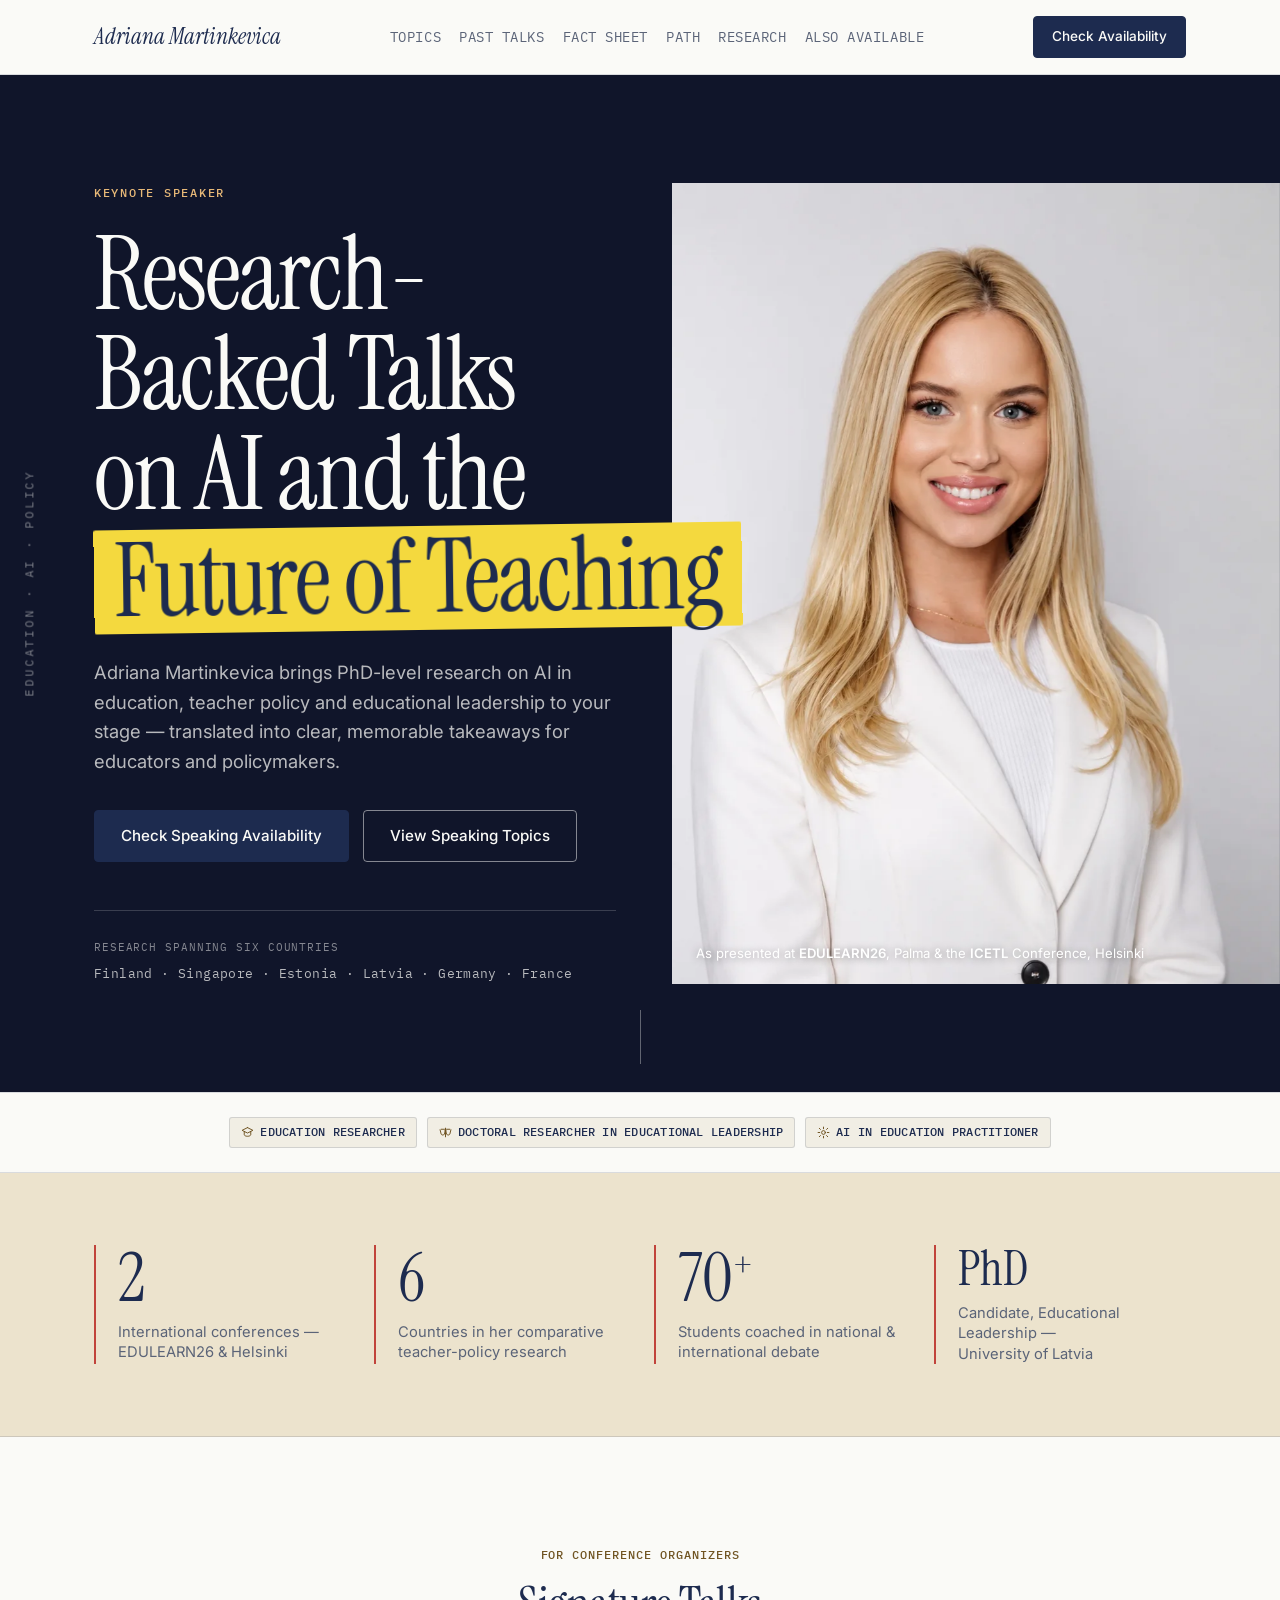
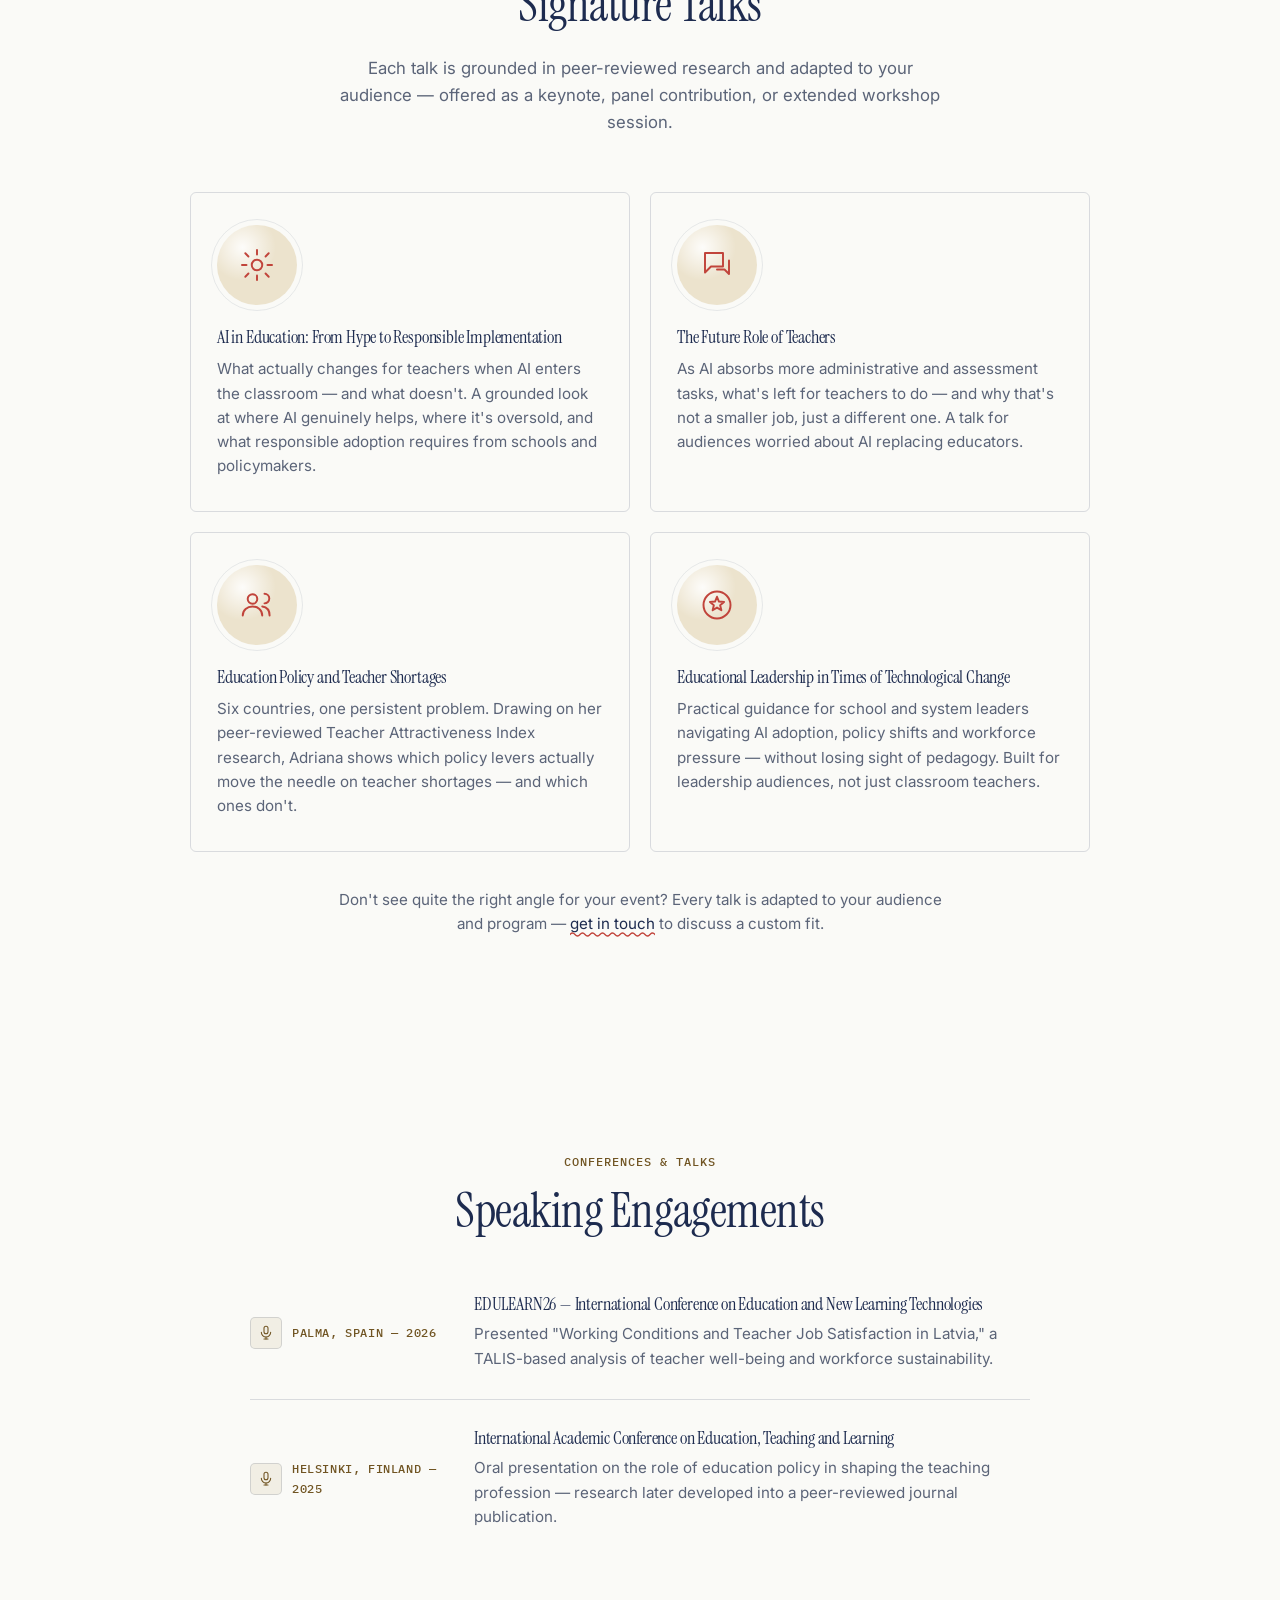
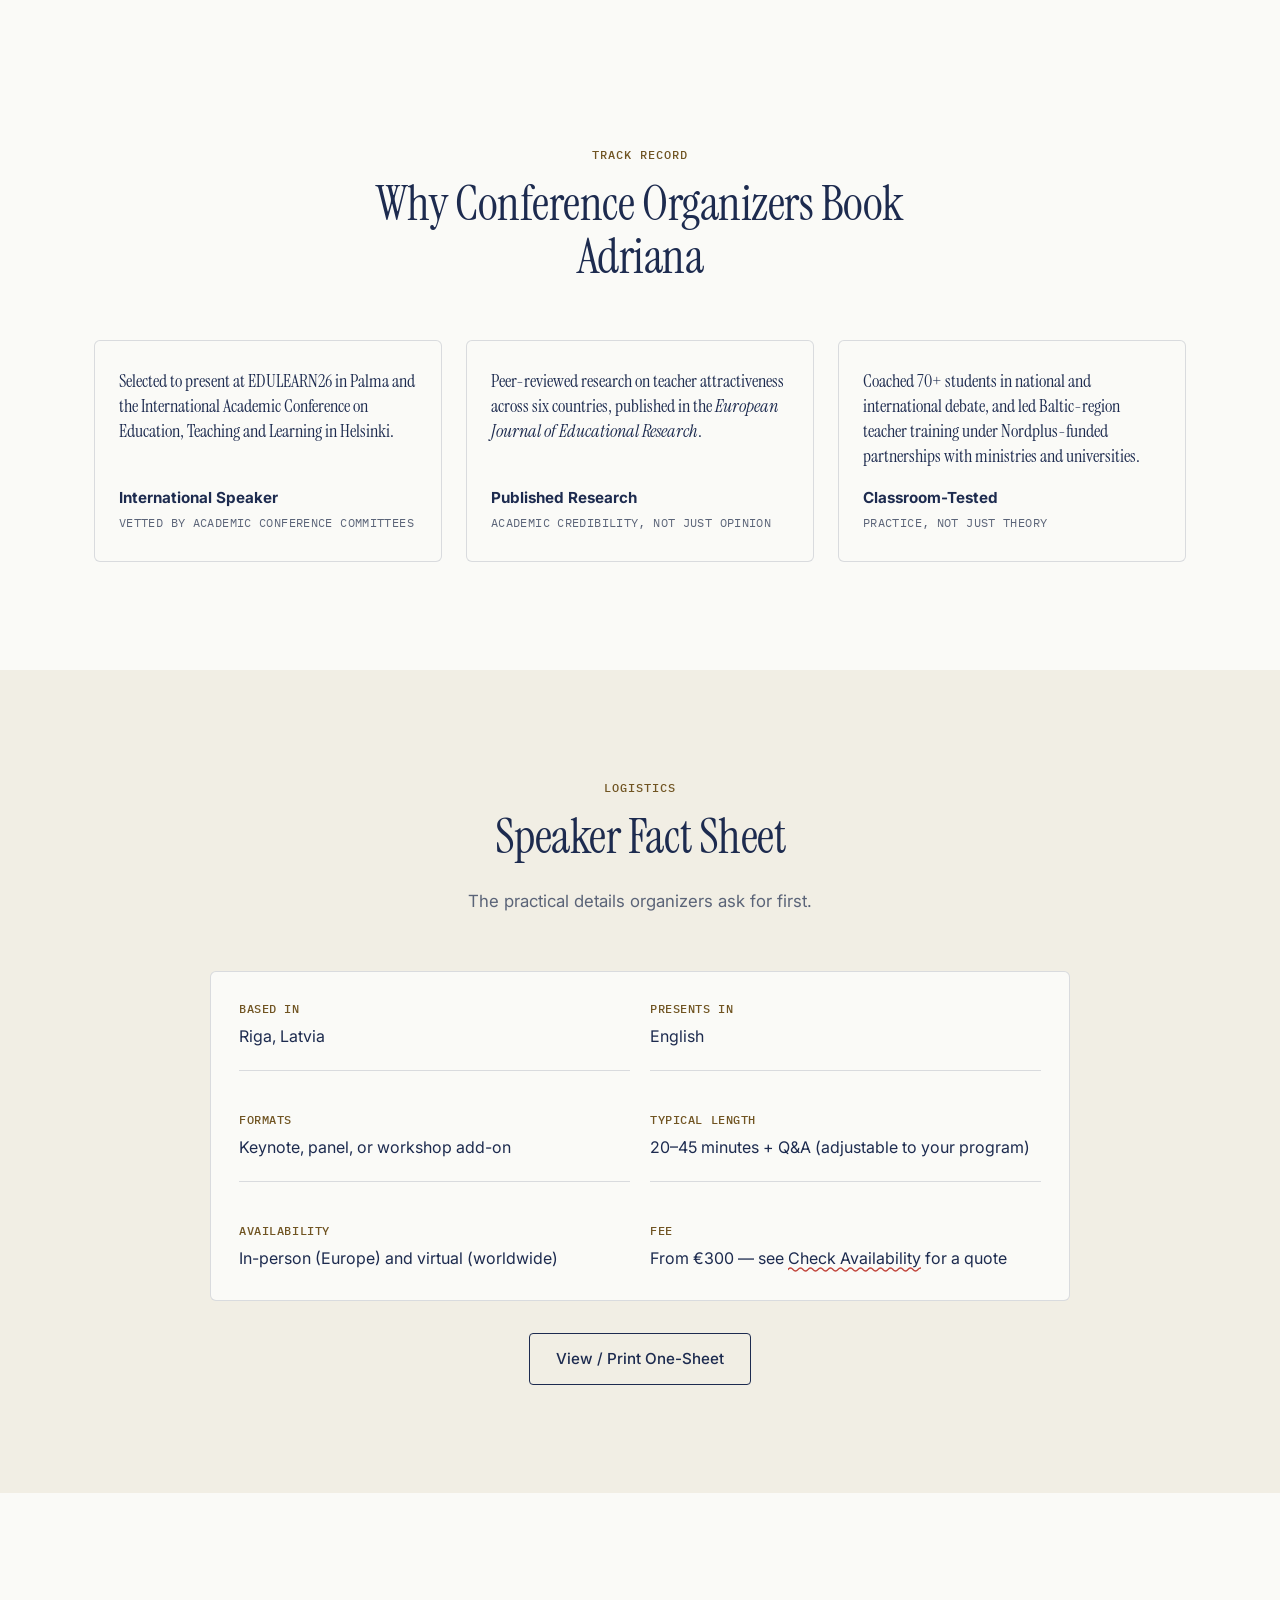
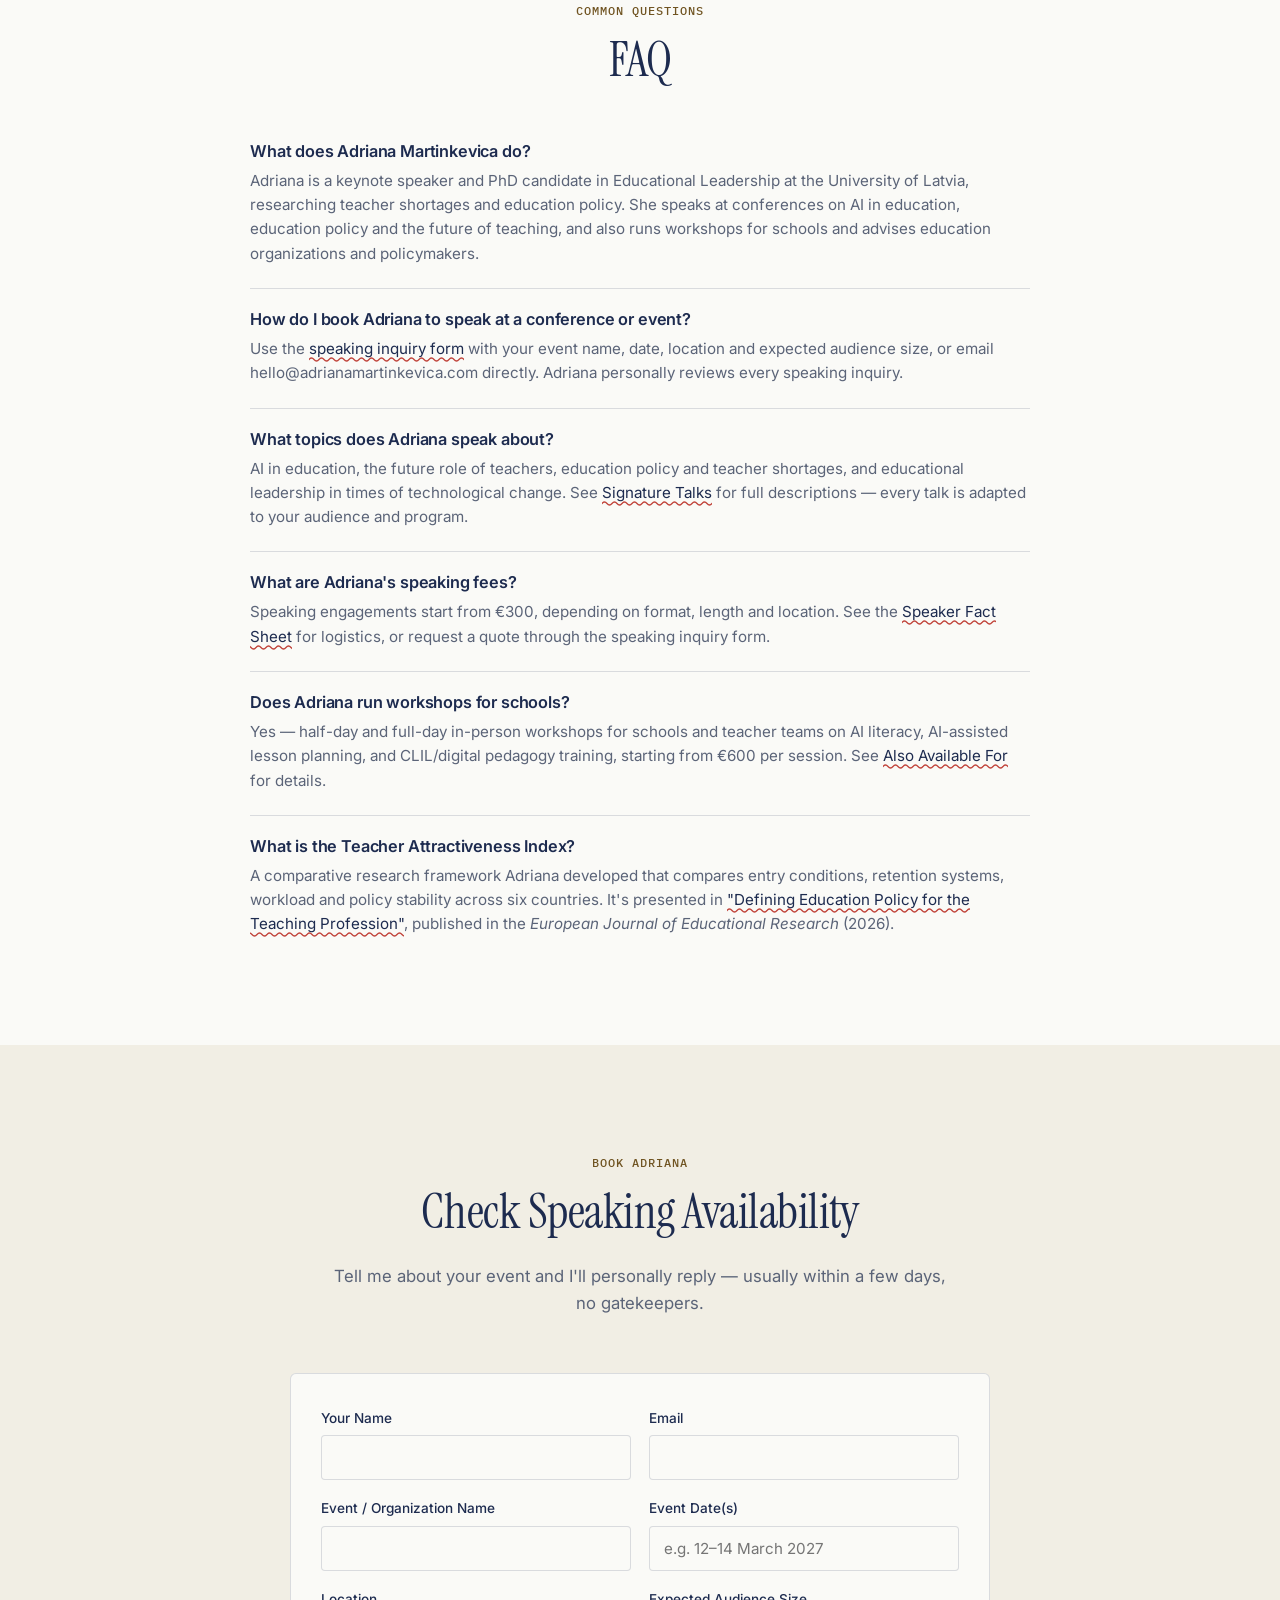
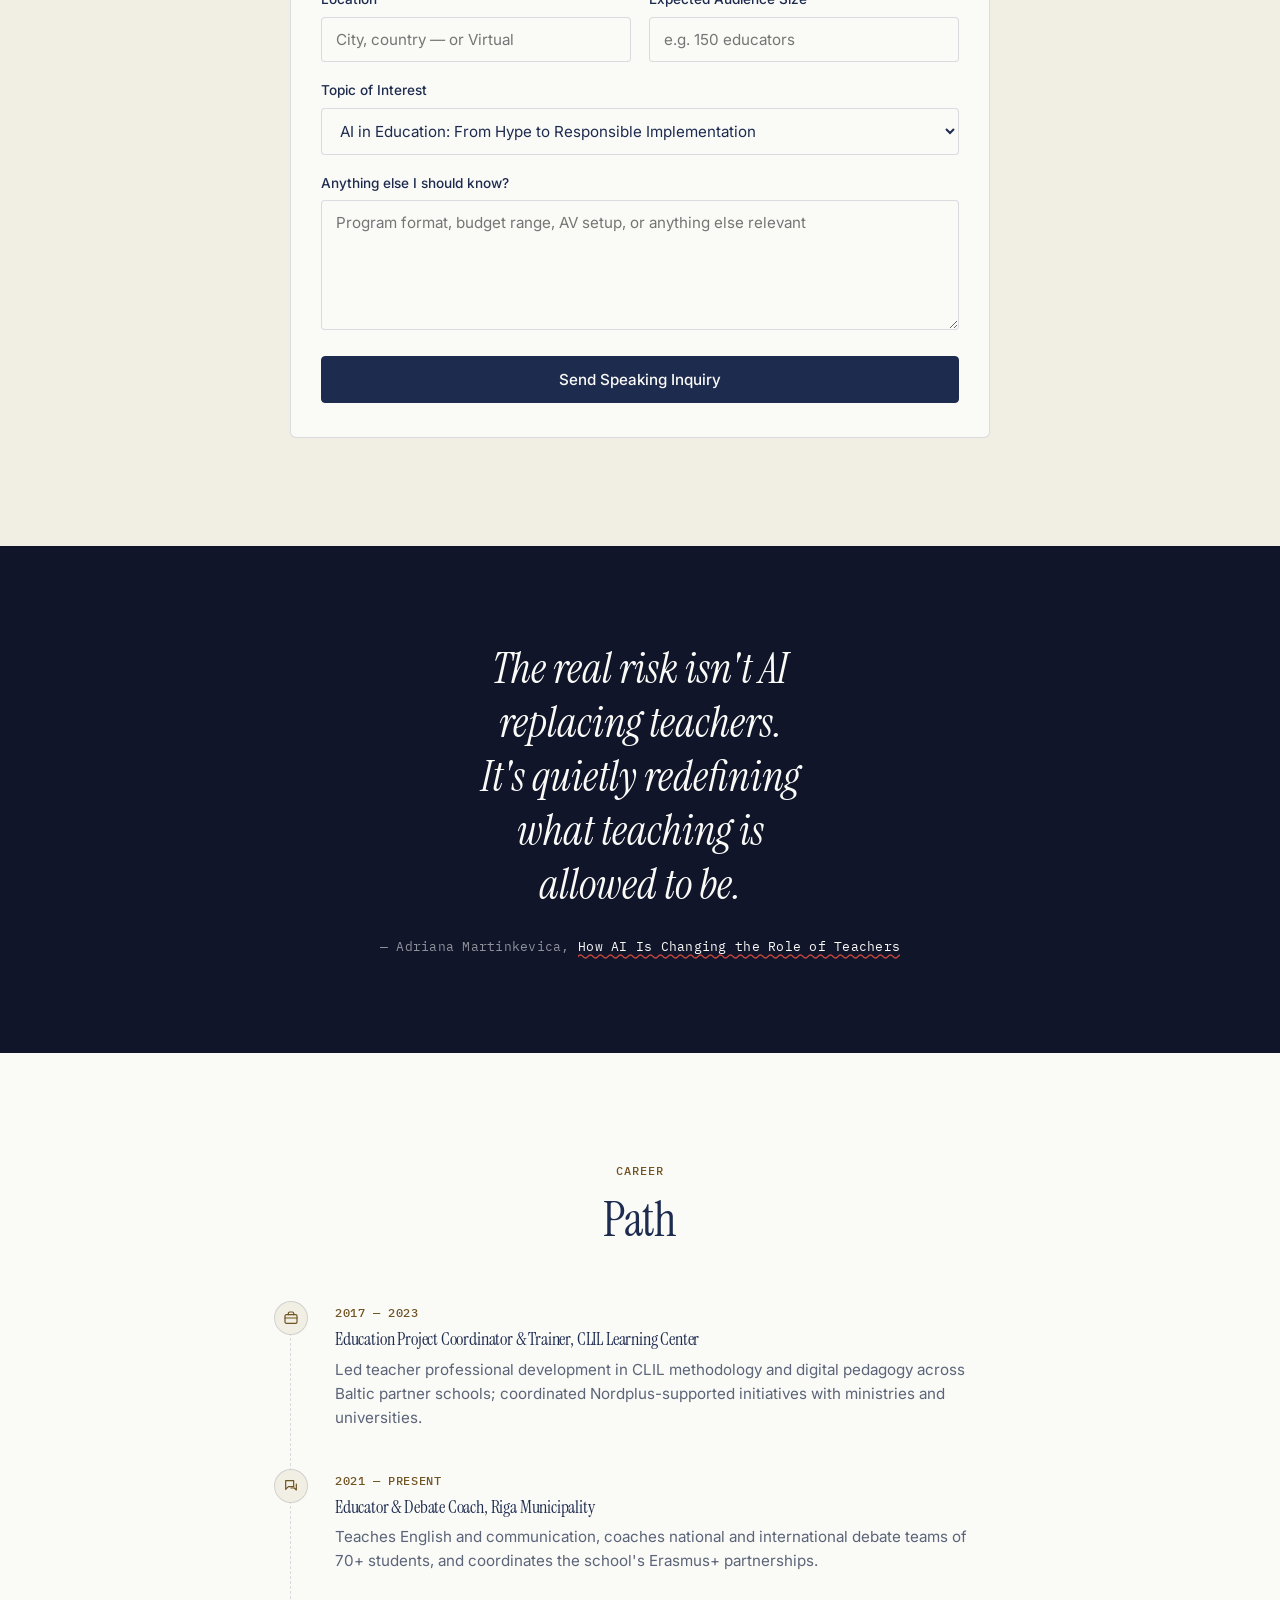
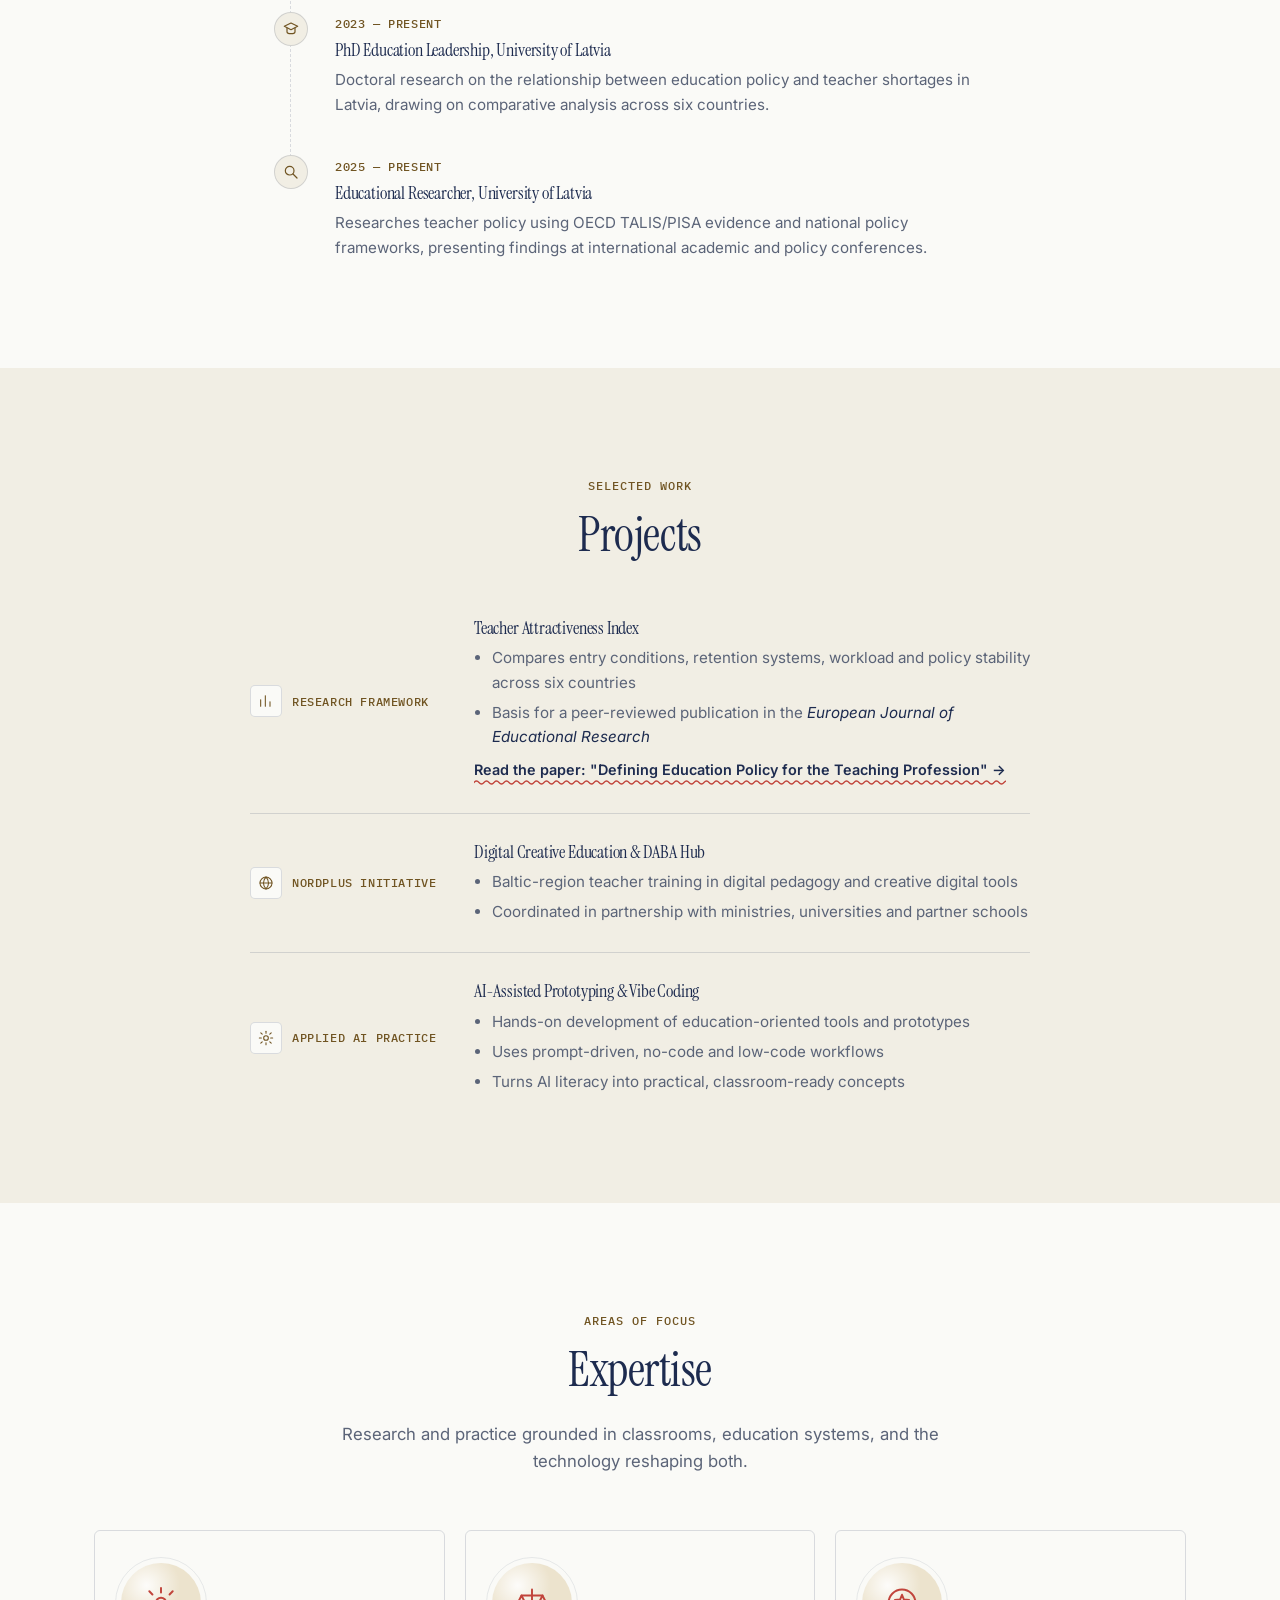
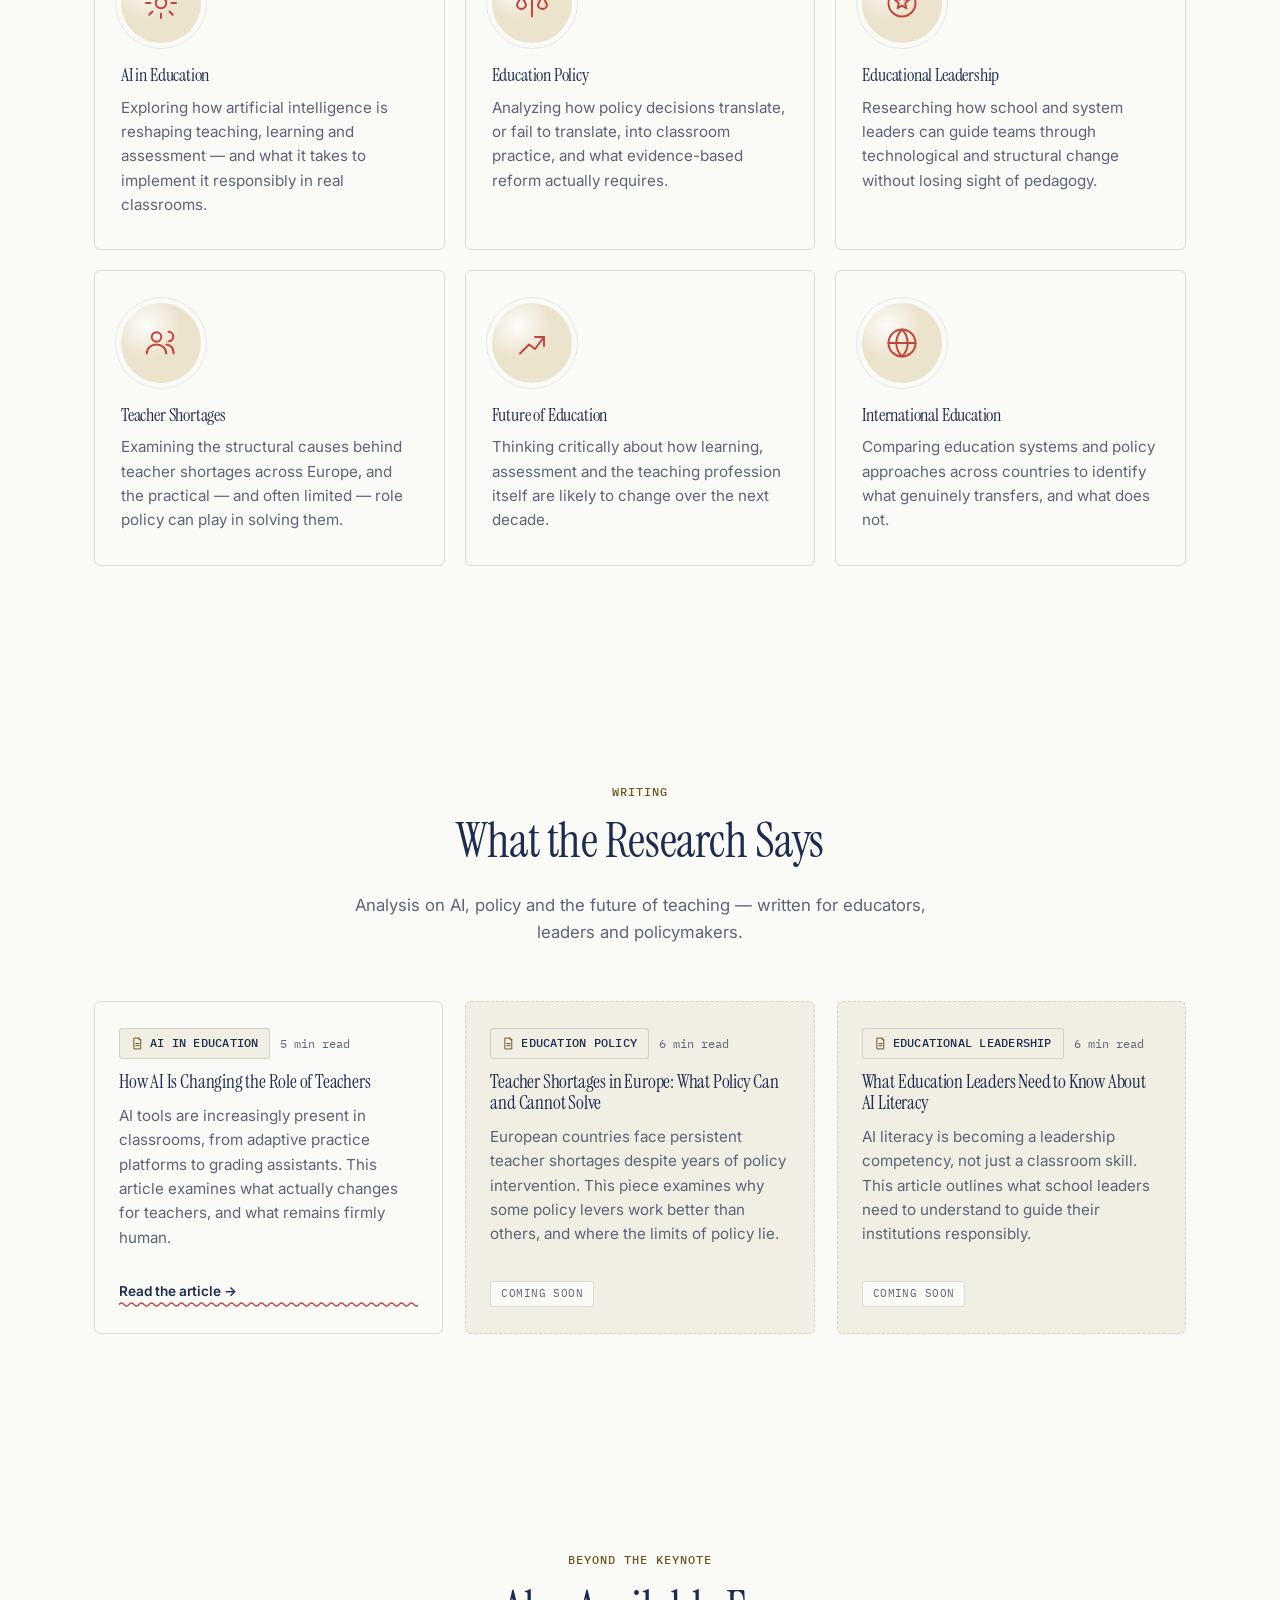
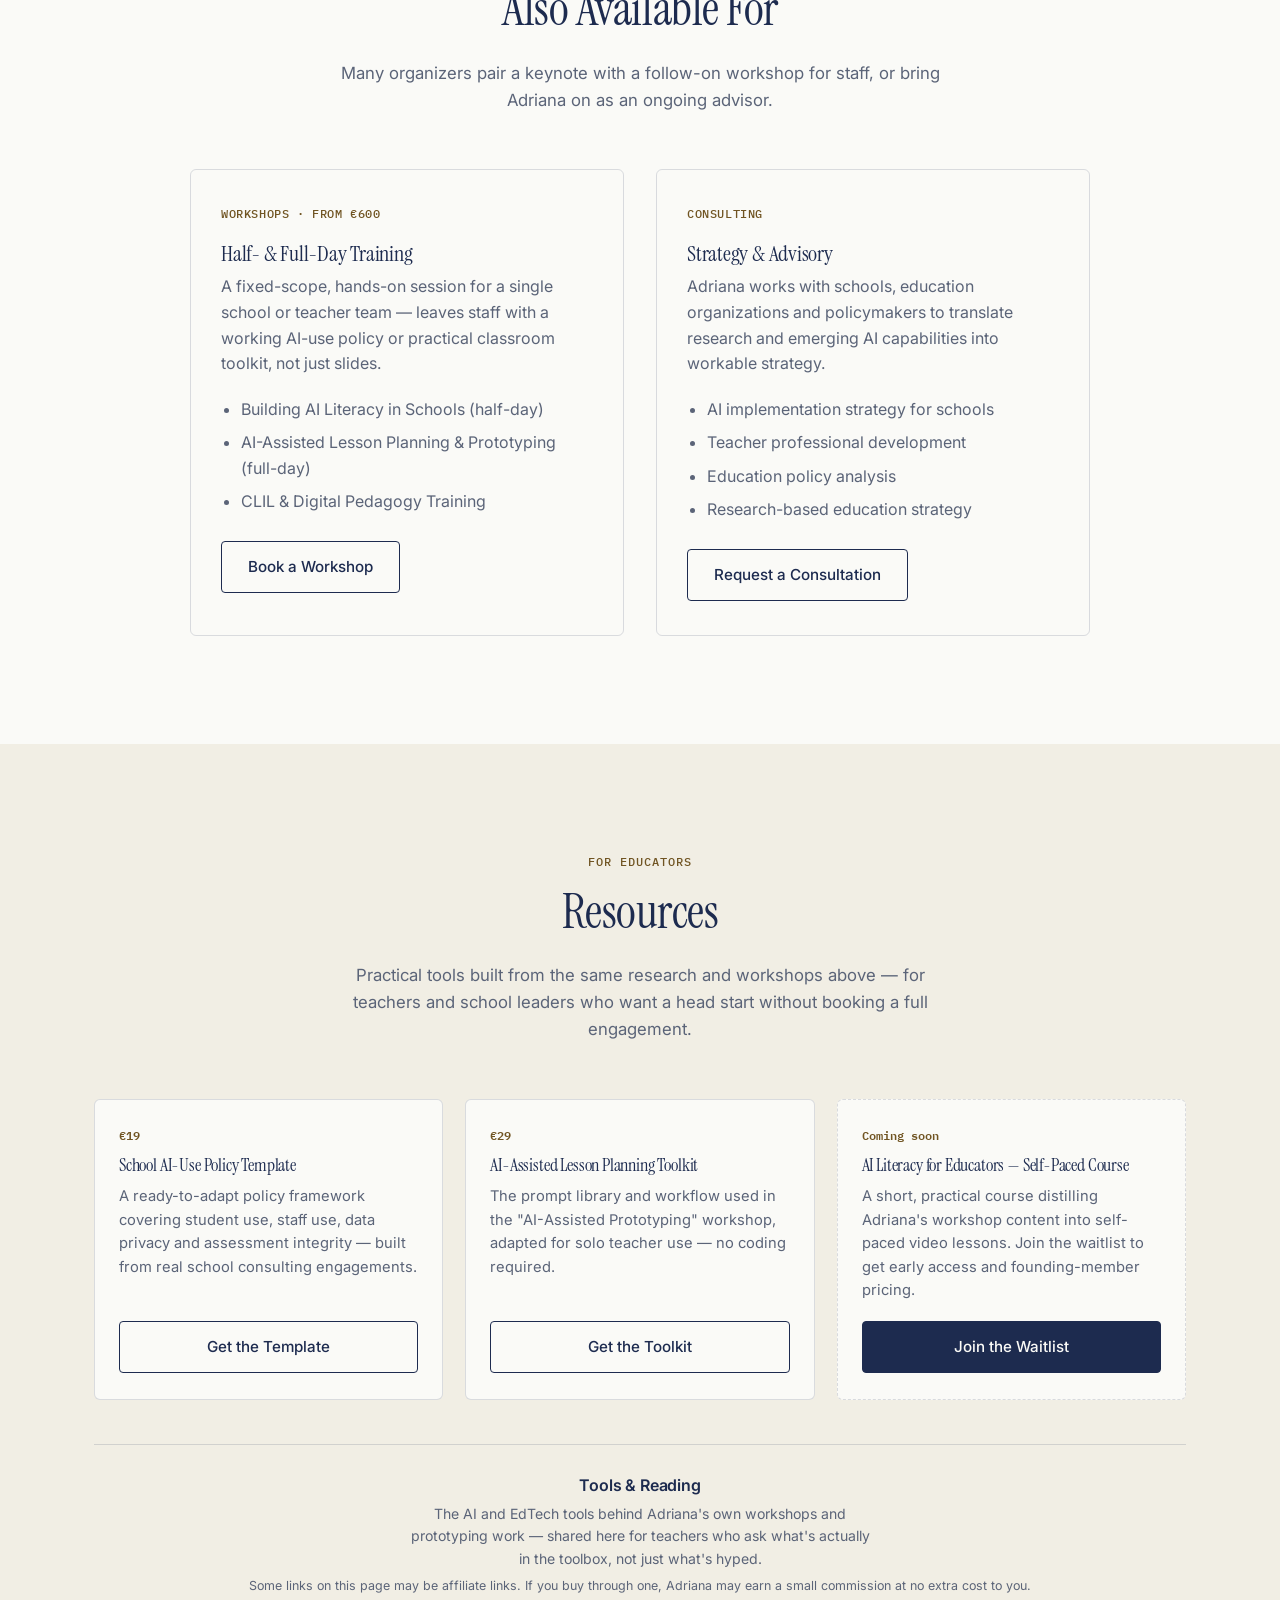
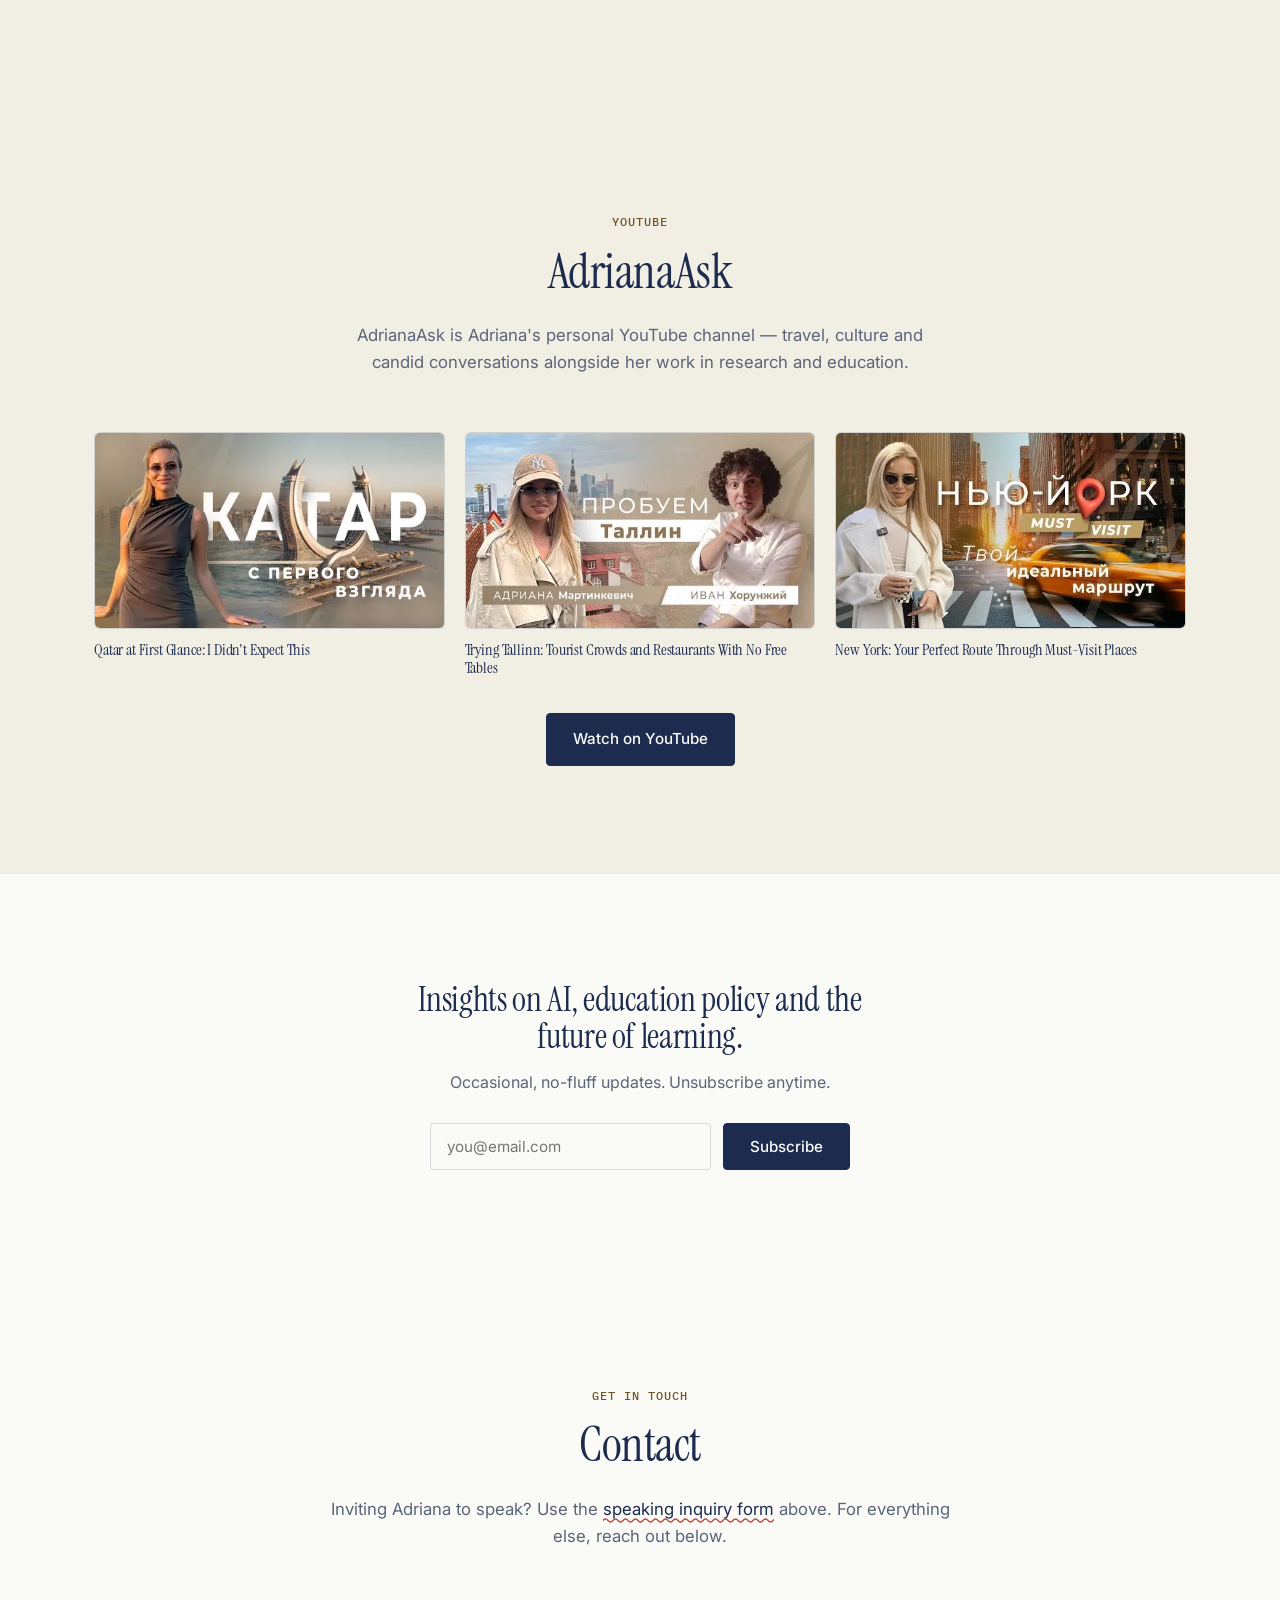
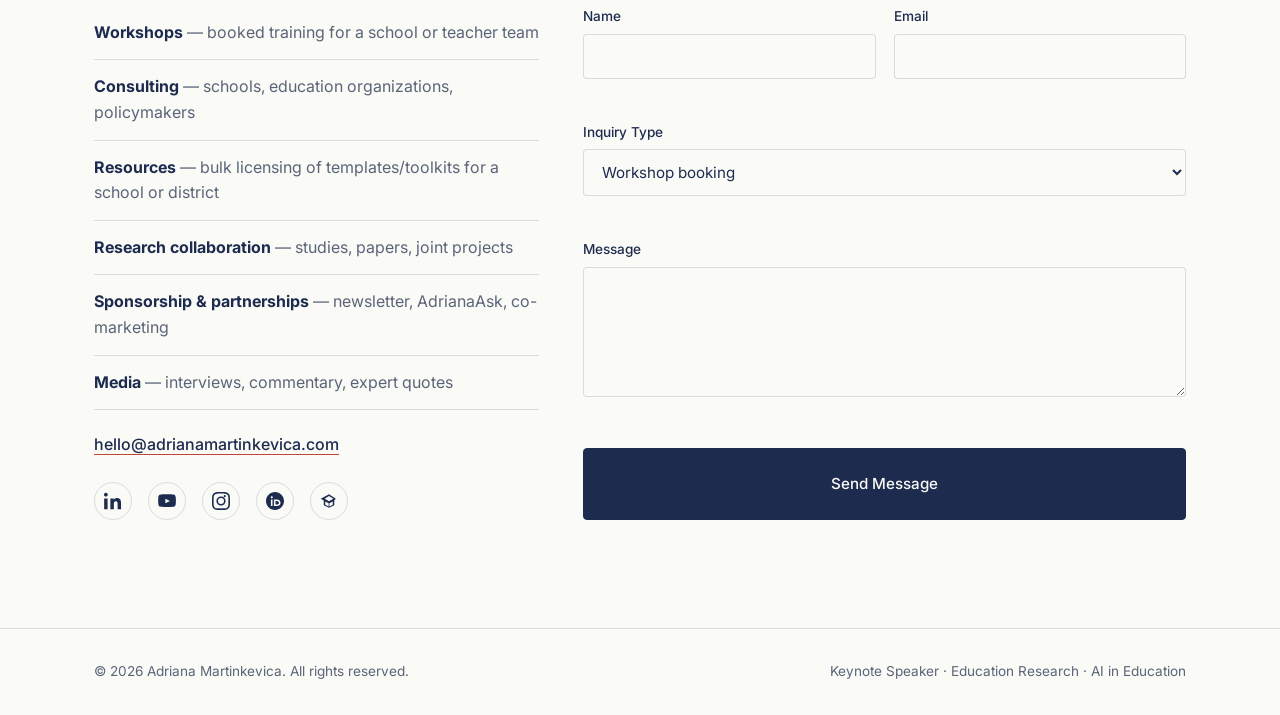
<file: index.html>
<!DOCTYPE html>
<html lang="en">
<head>
<meta charset="UTF-8">
<meta name="viewport" content="width=device-width, initial-scale=1.0">
<title>Adriana Martinkevica — Keynote Speaker on AI in Education &amp; Policy</title>
<meta name="description" content="Adriana Martinkevica is a PhD researcher and keynote speaker who brings peer-reviewed research on AI in education, teacher policy and educational leadership to conferences and events, translated into practical takeaways for educators and policymakers.">
<link rel="canonical" href="https://www.adrianamartinkevica.com/">
<meta name="theme-color" content="#1d2b4f">

<!-- Open Graph -->
<meta property="og:type" content="profile">
<meta property="og:title" content="Adriana Martinkevica — Keynote Speaker on AI in Education &amp; Policy">
<meta property="og:description" content="PhD researcher and keynote speaker bringing peer-reviewed research on AI in education, teacher policy and educational leadership to your stage.">
<meta property="og:image" content="https://www.adrianamartinkevica.com/assets/adriana-portrait.jpg">
<meta property="og:url" content="https://www.adrianamartinkevica.com/">
<meta property="og:locale" content="en_US">

<!-- Twitter Card -->
<meta name="twitter:card" content="summary_large_image">
<meta name="twitter:title" content="Adriana Martinkevica — Keynote Speaker on AI in Education &amp; Policy">
<meta name="twitter:description" content="PhD researcher and keynote speaker bringing peer-reviewed research on AI in education, teacher policy and educational leadership to your stage.">
<meta name="twitter:image" content="https://www.adrianamartinkevica.com/assets/adriana-portrait.jpg">

<link rel="icon" type="image/svg+xml" href="assets/favicon.svg">
<link rel="preconnect" href="https://fonts.googleapis.com">
<link rel="preconnect" href="https://fonts.gstatic.com" crossorigin>
<link href="https://fonts.googleapis.com/css2?family=Instrument+Serif:ital@0;1&family=Inter:wght@400;500;600;700&family=IBM+Plex+Mono:wght@400;500;600&display=swap" rel="stylesheet">

<!-- LCP image: preloaded so the browser fetches it immediately instead of discovering it after CSS/JS parses -->
<link rel="preload" as="image" href="assets/adriana-portrait.jpg" fetchpriority="high">

<link rel="stylesheet" href="assets/base.css">
<link rel="stylesheet" href="assets/home.css">

<script type="application/ld+json">
{
  "@context": "https://schema.org",
  "@type": "Person",
  "name": "Adriana Martinkevica",
  "jobTitle": "Keynote Speaker & Education Researcher, Doctoral Researcher in Educational Leadership",
  "description": "Keynote speaker and PhD researcher bringing peer-reviewed research on AI in education, education policy, educational leadership and the future of teaching to conferences and events.",
  "url": "https://www.adrianamartinkevica.com/",
  "image": "https://www.adrianamartinkevica.com/assets/adriana-portrait.jpg",
  "worksFor": [
    { "@type": "CollegeOrUniversity", "name": "University of Latvia" }
  ],
  "alumniOf": { "@type": "CollegeOrUniversity", "name": "University of Latvia" },
  "sameAs": [
    "https://www.linkedin.com/in/REPLACE-WITH-LINKEDIN-HANDLE",
    "https://www.youtube.com/@AdrianaAsk",
    "https://www.instagram.com/REPLACE-WITH-INSTAGRAM-HANDLE",
    "https://orcid.org/0009-0001-5967-8647",
    "https://scholar.google.com/REPLACE-WITH-SCHOLAR-PROFILE-ID"
  ],
  "knowsAbout": [
    "Artificial Intelligence in Education",
    "Education Policy",
    "Educational Leadership",
    "Teacher Shortages",
    "Future of Education",
    "International Education"
  ]
}
</script>
<script type="application/ld+json">
{
  "@context": "https://schema.org",
  "@type": "WebSite",
  "name": "Adriana Martinkevica",
  "url": "https://www.adrianamartinkevica.com/",
  "inLanguage": "en"
}
</script>
<script type="application/ld+json">
{
  "@context": "https://schema.org",
  "@type": "FAQPage",
  "mainEntity": [
    {
      "@type": "Question",
      "name": "What does Adriana Martinkevica do?",
      "acceptedAnswer": {
        "@type": "Answer",
        "text": "Adriana Martinkevica is a keynote speaker and PhD candidate in Educational Leadership at the University of Latvia, researching teacher shortages and education policy. She speaks at conferences on AI in education, education policy and the future of teaching, and also runs workshops for schools and advises education organizations and policymakers."
      }
    },
    {
      "@type": "Question",
      "name": "How do I book Adriana Martinkevica to speak at a conference or event?",
      "acceptedAnswer": {
        "@type": "Answer",
        "text": "Use the speaking inquiry form on this site with your event name, date, location and expected audience size, or email hello@adrianamartinkevica.com directly. Adriana personally reviews every speaking inquiry."
      }
    },
    {
      "@type": "Question",
      "name": "What topics does Adriana Martinkevica speak about?",
      "acceptedAnswer": {
        "@type": "Answer",
        "text": "AI in education, the future role of teachers, education policy and teacher shortages, and educational leadership in times of technological change. Every talk is adapted to the organizer's audience and program."
      }
    },
    {
      "@type": "Question",
      "name": "What are Adriana Martinkevica's speaking fees?",
      "acceptedAnswer": {
        "@type": "Answer",
        "text": "Speaking engagements start from €300, depending on format, length and location. A specific quote is provided after a speaking inquiry with event details."
      }
    },
    {
      "@type": "Question",
      "name": "Does Adriana Martinkevica run workshops for schools?",
      "acceptedAnswer": {
        "@type": "Answer",
        "text": "Yes. Adriana runs half-day and full-day in-person workshops for schools and teacher teams on AI literacy, AI-assisted lesson planning, and CLIL/digital pedagogy training, starting from €600 per session."
      }
    },
    {
      "@type": "Question",
      "name": "What is the Teacher Attractiveness Index?",
      "acceptedAnswer": {
        "@type": "Answer",
        "text": "The Teacher Attractiveness Index is a comparative research framework developed by Adriana Martinkevica that compares entry conditions, retention systems, workload and policy stability across six countries. It is presented in the peer-reviewed article 'Defining Education Policy for the Teaching Profession: A Six-Country Comparative Study Using the Teacher Attractiveness Index,' published in the European Journal of Educational Research (2026)."
      }
    }
  ]
}
</script>
<script type="application/ld+json">
{
  "@context": "https://schema.org",
  "@type": "ScholarlyArticle",
  "headline": "Defining Education Policy for the Teaching Profession: A Six-Country Comparative Study Using the Teacher Attractiveness Index",
  "author": {
    "@type": "Person",
    "name": "Adriana Martinkevica",
    "url": "https://www.adrianamartinkevica.com/",
    "sameAs": "https://orcid.org/0009-0001-5967-8647"
  },
  "isPartOf": {
    "@type": "PublicationIssue",
    "issueNumber": "2",
    "volumeNumber": "15",
    "isPartOf": {
      "@type": "Periodical",
      "name": "European Journal of Educational Research"
    }
  },
  "datePublished": "2026-01-21",
  "pageStart": "531",
  "pageEnd": "548",
  "identifier": "10.12973/eu-jer.15.2.531",
  "url": "https://doi.org/10.12973/eu-jer.15.2.531",
  "sameAs": "https://doi.org/10.12973/eu-jer.15.2.531"
}
</script>
<!-- Google tag (gtag.js) -->
<script async src="https://www.googletagmanager.com/gtag/js?id=G-Z9TY0YDBLH"></script>
<script>
  window.dataLayer = window.dataLayer || [];
  function gtag(){dataLayer.push(arguments);}
  gtag('js', new Date());

  gtag('config', 'G-Z9TY0YDBLH');
</script>
</head>
<body>

<a class="skip-link" href="#main">Skip to content</a>

<header class="site-header">
  <nav class="nav">
    <a class="nav-logo" href="#top">Adriana Martinkevica</a>
    <ul class="nav-links">
      <li><a href="#topics">Topics</a></li>
      <li><a href="#speaking-history">Past Talks</a></li>
      <li><a href="#fact-sheet">Fact Sheet</a></li>
      <li><a href="#path">Path</a></li>
      <li><a href="#articles">Research</a></li>
      <li><a href="#also-available">Also Available</a></li>
    </ul>
    <a class="btn btn-primary nav-cta" href="#speaking-inquiry">Check Availability</a>
    <button class="nav-toggle" id="navToggle" aria-expanded="false" aria-controls="navMobilePanel">Menu</button>
  </nav>
  <div class="nav-mobile-panel" id="navMobilePanel">
    <a href="#topics">Topics</a>
    <a href="#speaking-history">Past Talks</a>
    <a href="#fact-sheet">Fact Sheet</a>
    <a href="#path">Path</a>
    <a href="#projects">Projects</a>
    <a href="#expertise">Expertise</a>
    <a href="#articles">Research</a>
    <a href="#also-available">Also Available</a>
    <a href="#resources">Resources</a>
    <a href="#adrianaask">AdrianaAsk</a>
    <a href="#contact">Contact</a>
    <a class="nav-mobile-cta" href="#speaking-inquiry">Check Speaking Availability</a>
  </div>
</header>

<main id="main">

  <!-- ================= HERO (CINEMATIC SPLIT) ================= -->
  <section class="hero-cinematic" id="top">
    <span class="hero-spine">EDUCATION &middot; AI &middot; POLICY</span>
    <div class="hero-cinematic-text">
      <div class="hero-eyebrow">Keynote Speaker</div>
      <h1 class="hero-display">
        <span class="hero-line" style="--d:0s">Research-Backed Talks</span>
        <span class="hero-line" style="--d:0.12s">on AI and the</span>
        <span class="hero-line" style="--d:0.24s"><mark class="hl">Future of Teaching</mark></span>
      </h1>
      <p class="hero-sub">Adriana Martinkevica brings PhD-level research on AI in education, teacher policy and educational leadership to your stage — translated into clear, memorable takeaways for educators and policymakers.</p>
      <div class="hero-ctas">
        <a class="btn btn-primary" href="#speaking-inquiry">Check Speaking Availability</a>
        <a class="btn btn-secondary" href="#topics">View Speaking Topics</a>
      </div>
      <div class="hero-dateline">
        <span class="hero-dateline-label">Research spanning six countries</span>
        <span class="hero-dateline-list">Finland &middot; Singapore &middot; Estonia &middot; Latvia &middot; Germany &middot; France</span>
      </div>
    </div>
    <div class="hero-cinematic-photo">
      <picture>
        <source srcset="assets/adriana-portrait-hero.webp" type="image/webp">
        <img src="assets/adriana-portrait-hero.jpg" alt="Portrait of Adriana Martinkevica, keynote speaker and education researcher" width="1000" height="1250" fetchpriority="high" loading="eager">
      </picture>
      <p class="hero-photo-caption">As presented at <strong>EDULEARN26</strong>, Palma &amp; the <strong>ICETL</strong> Conference, Helsinki</p>
    </div>
    <a class="hero-scroll-cue" href="#topics" aria-label="Scroll to signature talks"><span></span></a>
  </section>

  <!-- ================= CREDIBILITY STRIP ================= -->
  <!-- Trimmed to the 3 signals that carry the most weight with schools, conference
       organizers and policymakers. Teaching/debate-coaching and AdrianaAsk are real
       and stay in their own sections below — they just don't need equal top billing. -->
  <div class="credibility">
    <div class="container">
      <ul>
        <li class="badge"><svg viewBox="0 0 24 24"><path d="M12 3 2 8l10 5 10-5-10-5z"/><path d="M6 10.5V16c0 1.5 2.5 3 6 3s6-1.5 6-3v-5.5"/></svg>Education Researcher</li>
        <li class="badge"><svg viewBox="0 0 24 24"><path d="M12 4v16"/><path d="M4 6h6a3 3 0 0 1 3 3"/><path d="M20 6h-6a3 3 0 0 0-3 3"/><path d="M2 7l2 8a3.5 3.5 0 0 0 6 0l2-8"/><path d="M12 7l2 8a3.5 3.5 0 0 0 6 0l2-8"/></svg>Doctoral Researcher in Educational Leadership</li>
        <li class="badge"><svg viewBox="0 0 24 24"><path d="M12 2v3"/><path d="M12 19v3"/><path d="M4.2 4.2l2.1 2.1"/><path d="M17.7 17.7l2.1 2.1"/><path d="M2 12h3"/><path d="M19 12h3"/><path d="M4.2 19.8l2.1-2.1"/><path d="M17.7 6.3l2.1-2.1"/><circle cx="12" cy="12" r="3.5"/></svg>AI in Education Practitioner</li>
      </ul>
    </div>
  </div>

  <!-- ================= HIGHLIGHTS (EDITORIAL STAT BAND) ================= -->
  <div class="stat-band">
    <div class="container">
      <div class="stat-band-grid">
        <div class="stat-tile reveal">
          <div class="stat-number">2</div>
          <div class="stat-label">International conferences —<br>EDULEARN26 &amp; Helsinki</div>
        </div>
        <div class="stat-tile reveal">
          <div class="stat-number">6</div>
          <div class="stat-label">Countries in her comparative<br>teacher-policy research</div>
        </div>
        <div class="stat-tile reveal">
          <div class="stat-number">70<span class="stat-plus">+</span></div>
          <div class="stat-label">Students coached in national &amp;<br>international debate</div>
        </div>
        <div class="stat-tile reveal">
          <div class="stat-number stat-number-word">PhD</div>
          <div class="stat-label">Candidate, Educational Leadership —<br>University of Latvia</div>
        </div>
      </div>
    </div>
  </div>

  <!-- ================= TOPICS / SIGNATURE TALKS ================= -->
  <section id="topics">
    <div class="container">
      <div class="section-head reveal">
        <div class="section-eyebrow">For Conference Organizers</div>
        <h2>Signature Talks</h2>
        <p>Each talk is grounded in peer-reviewed research and adapted to your audience — offered as a keynote, panel contribution, or extended workshop session.</p>
      </div>
      <div class="expertise-grid topics-grid">
        <div class="expertise-card reveal">
          <div class="spot-icon"><svg viewBox="0 0 24 24"><path d="M12 2v3"/><path d="M12 19v3"/><path d="M4.2 4.2l2.1 2.1"/><path d="M17.7 17.7l2.1 2.1"/><path d="M2 12h3"/><path d="M19 12h3"/><path d="M4.2 19.8l2.1-2.1"/><path d="M17.7 6.3l2.1-2.1"/><circle cx="12" cy="12" r="3.5"/></svg></div>
          <h3>AI in Education: From Hype to Responsible Implementation</h3>
          <p>What actually changes for teachers when AI enters the classroom — and what doesn't. A grounded look at where AI genuinely helps, where it's oversold, and what responsible adoption requires from schools and policymakers.</p>
        </div>
        <div class="expertise-card reveal">
          <div class="spot-icon"><svg viewBox="0 0 24 24"><path d="M4 4h12v9H8l-4 4V4z"/><path d="M20 9v9l-3-3h-5"/></svg></div>
          <h3>The Future Role of Teachers</h3>
          <p>As AI absorbs more administrative and assessment tasks, what's left for teachers to do — and why that's not a smaller job, just a different one. A talk for audiences worried about AI replacing educators.</p>
        </div>
        <div class="expertise-card reveal">
          <div class="spot-icon"><svg viewBox="0 0 24 24"><circle cx="9" cy="8" r="3.2"/><path d="M2.5 19c0-3.6 2.9-6 6.5-6s6.5 2.4 6.5 6"/><path d="M17 4.5a3.2 3.2 0 0 1 0 6.4"/><path d="M15.5 13c2.8.4 4.9 2.4 4.9 6"/></svg></div>
          <h3>Education Policy and Teacher Shortages</h3>
          <p>Six countries, one persistent problem. Drawing on her peer-reviewed Teacher Attractiveness Index research, Adriana shows which policy levers actually move the needle on teacher shortages — and which ones don't.</p>
        </div>
        <div class="expertise-card reveal">
          <div class="spot-icon"><svg viewBox="0 0 24 24"><circle cx="12" cy="12" r="9"/><path d="m12 6.5 1.3 3.2 3.4.3-2.6 2.2.8 3.3-2.9-1.8-2.9 1.8.8-3.3-2.6-2.2 3.4-.3z"/></svg></div>
          <h3>Educational Leadership in Times of Technological Change</h3>
          <p>Practical guidance for school and system leaders navigating AI adoption, policy shifts and workforce pressure — without losing sight of pedagogy. Built for leadership audiences, not just classroom teachers.</p>
        </div>
      </div>
      <p class="topics-note reveal">Don't see quite the right angle for your event? Every talk is adapted to your audience and program — <a class="squiggle" href="#speaking-inquiry">get in touch</a> to discuss a custom fit.</p>
    </div>
  </section>

  <!-- ================= SPEAKING HISTORY ================= -->
  <section id="speaking-history">
    <div class="container">
      <div class="section-head reveal">
        <div class="section-eyebrow">Conferences &amp; Talks</div>
        <h2>Speaking Engagements</h2>
      </div>
      <div class="speaking-list">
        <div class="speaking-row reveal">
          <div class="speaking-icon-tag">
            <div class="icon-tile icon-tile-sm"><svg viewBox="0 0 24 24"><rect x="9" y="2" width="6" height="11" rx="3"/><path d="M5 11a7 7 0 0 0 14 0"/><path d="M12 18v3"/><path d="M9 21h6"/></svg></div>
            <div class="speaking-tag">Palma, Spain — 2026</div>
          </div>
          <div>
            <h3>EDULEARN26 — International Conference on Education and New Learning Technologies</h3>
            <p>Presented "Working Conditions and Teacher Job Satisfaction in Latvia," a TALIS-based analysis of teacher well-being and workforce sustainability.</p>
          </div>
        </div>
        <div class="speaking-row reveal">
          <div class="speaking-icon-tag">
            <div class="icon-tile icon-tile-sm"><svg viewBox="0 0 24 24"><rect x="9" y="2" width="6" height="11" rx="3"/><path d="M5 11a7 7 0 0 0 14 0"/><path d="M12 18v3"/><path d="M9 21h6"/></svg></div>
            <div class="speaking-tag">Helsinki, Finland — 2025</div>
          </div>
          <div>
            <h3>International Academic Conference on Education, Teaching and Learning</h3>
            <p>Oral presentation on the role of education policy in shaping the teaching profession — research later developed into a peer-reviewed journal publication.</p>
          </div>
        </div>
      </div>
    </div>
  </section>

  <!-- ================= TESTIMONIALS / PROOF POINTS ================= -->
  <!-- Swap these for real organizer/attendee quotes as they come in — see the attribution comment above each card -->
  <section id="testimonials">
    <div class="container">
      <div class="section-head reveal">
        <div class="section-eyebrow">Track Record</div>
        <h2>Why Conference Organizers Book Adriana</h2>
      </div>
      <div class="testimonial-grid">
        <div class="testimonial-card reveal">
          <p class="testimonial-quote">Selected to present at EDULEARN26 in Palma and the International Academic Conference on Education, Teaching and Learning in Helsinki.</p>
          <div class="testimonial-attribution"><strong>International Speaker</strong>Vetted by academic conference committees</div>
        </div>
        <div class="testimonial-card reveal">
          <p class="testimonial-quote">Peer-reviewed research on teacher attractiveness across six countries, published in the <em>European Journal of Educational Research</em>.</p>
          <div class="testimonial-attribution"><strong>Published Research</strong>Academic credibility, not just opinion</div>
        </div>
        <div class="testimonial-card reveal">
          <p class="testimonial-quote">Coached 70+ students in national and international debate, and led Baltic-region teacher training under Nordplus-funded partnerships with ministries and universities.</p>
          <div class="testimonial-attribution"><strong>Classroom-Tested</strong>Practice, not just theory</div>
        </div>
      </div>
    </div>
  </section>

  <!-- ================= SPEAKER FACT SHEET ================= -->
  <section id="fact-sheet" class="fact-sheet-section">
    <div class="container">
      <div class="section-head reveal">
        <div class="section-eyebrow">Logistics</div>
        <h2>Speaker Fact Sheet</h2>
        <p>The practical details organizers ask for first.</p>
      </div>
      <div class="fact-sheet-grid reveal">
        <div class="fact-item">
          <div class="fact-label">Based in</div>
          <div class="fact-value">Riga, Latvia</div>
        </div>
        <div class="fact-item">
          <div class="fact-label">Presents in</div>
          <div class="fact-value">English</div>
        </div>
        <div class="fact-item">
          <div class="fact-label">Formats</div>
          <div class="fact-value">Keynote, panel, or workshop add-on</div>
        </div>
        <div class="fact-item">
          <div class="fact-label">Typical length</div>
          <div class="fact-value">20–45 minutes + Q&amp;A (adjustable to your program)</div>
        </div>
        <div class="fact-item">
          <div class="fact-label">Availability</div>
          <div class="fact-value">In-person (Europe) and virtual (worldwide)</div>
        </div>
        <div class="fact-item">
          <div class="fact-label">Fee</div>
          <div class="fact-value">From €300 — see <a class="squiggle" href="#speaking-inquiry">Check Availability</a> for a quote</div>
        </div>
      </div>
      <div class="fact-sheet-actions reveal">
        <a class="btn btn-secondary" href="speaker-kit.html" target="_blank" rel="noopener">View / Print One-Sheet</a>
      </div>
    </div>
  </section>

  <!-- ================= FAQ ================= -->
  <!-- Mirrors the FAQPage JSON-LD in <head> — keep both in sync if you edit this -->
  <section id="faq">
    <div class="container">
      <div class="section-head reveal">
        <div class="section-eyebrow">Common Questions</div>
        <h2>FAQ</h2>
      </div>
      <div class="faq-list">
        <div class="faq-item reveal">
          <h3>What does Adriana Martinkevica do?</h3>
          <p>Adriana is a keynote speaker and PhD candidate in Educational Leadership at the University of Latvia, researching teacher shortages and education policy. She speaks at conferences on AI in education, education policy and the future of teaching, and also runs workshops for schools and advises education organizations and policymakers.</p>
        </div>
        <div class="faq-item reveal">
          <h3>How do I book Adriana to speak at a conference or event?</h3>
          <p>Use the <a class="squiggle" href="#speaking-inquiry">speaking inquiry form</a> with your event name, date, location and expected audience size, or email hello@adrianamartinkevica.com directly. Adriana personally reviews every speaking inquiry.</p>
        </div>
        <div class="faq-item reveal">
          <h3>What topics does Adriana speak about?</h3>
          <p>AI in education, the future role of teachers, education policy and teacher shortages, and educational leadership in times of technological change. See <a class="squiggle" href="#topics">Signature Talks</a> for full descriptions — every talk is adapted to your audience and program.</p>
        </div>
        <div class="faq-item reveal">
          <h3>What are Adriana's speaking fees?</h3>
          <p>Speaking engagements start from €300, depending on format, length and location. See the <a class="squiggle" href="#fact-sheet">Speaker Fact Sheet</a> for logistics, or request a quote through the speaking inquiry form.</p>
        </div>
        <div class="faq-item reveal">
          <h3>Does Adriana run workshops for schools?</h3>
          <p>Yes — half-day and full-day in-person workshops for schools and teacher teams on AI literacy, AI-assisted lesson planning, and CLIL/digital pedagogy training, starting from €600 per session. See <a class="squiggle" href="#also-available">Also Available For</a> for details.</p>
        </div>
        <div class="faq-item reveal">
          <h3>What is the Teacher Attractiveness Index?</h3>
          <p>A comparative research framework Adriana developed that compares entry conditions, retention systems, workload and policy stability across six countries. It's presented in <a class="squiggle" href="https://doi.org/10.12973/eu-jer.15.2.531" target="_blank" rel="noopener">"Defining Education Policy for the Teaching Profession"</a>, published in the <em>European Journal of Educational Research</em> (2026).</p>
        </div>
      </div>
    </div>
  </section>

  <!-- ================= SPEAKING INQUIRY ================= -->
  <section id="speaking-inquiry" class="speaking-inquiry-section">
    <div class="container">
      <div class="section-head reveal">
        <div class="section-eyebrow">Book Adriana</div>
        <h2>Check Speaking Availability</h2>
        <p>Tell me about your event and I'll personally reply — usually within a few days, no gatekeepers.</p>
      </div>
      <!-- Insert Formspree endpoint: replace action with your form URL. You can reuse the same
           Formspree form as the general contact form below, or create a separate one if you'd
           like speaking inquiries routed to a different inbox/notification rule. -->
      <form class="contact-form speaking-inquiry-form reveal" action="https://formspree.io/f/REPLACE-WITH-SPEAKING-FORM-ID" method="POST">
        <input type="hidden" name="form_name" value="speaking_inquiry">
        <div class="form-row two-col">
          <div class="field">
            <label for="sp-name">Your Name</label>
            <input type="text" id="sp-name" name="name" required>
          </div>
          <div class="field">
            <label for="sp-email">Email</label>
            <input type="email" id="sp-email" name="email" required>
          </div>
        </div>
        <div class="form-row two-col">
          <div class="field">
            <label for="sp-event">Event / Organization Name</label>
            <input type="text" id="sp-event" name="event_name" required>
          </div>
          <div class="field">
            <label for="sp-date">Event Date(s)</label>
            <input type="text" id="sp-date" name="event_date" placeholder="e.g. 12–14 March 2027">
          </div>
        </div>
        <div class="form-row two-col">
          <div class="field">
            <label for="sp-location">Location</label>
            <input type="text" id="sp-location" name="location" placeholder="City, country — or Virtual">
          </div>
          <div class="field">
            <label for="sp-audience">Expected Audience Size</label>
            <input type="text" id="sp-audience" name="audience_size" placeholder="e.g. 150 educators">
          </div>
        </div>
        <div class="field">
          <label for="sp-topic">Topic of Interest</label>
          <select id="sp-topic" name="topic">
            <option value="ai-hype-to-implementation">AI in Education: From Hype to Responsible Implementation</option>
            <option value="future-role-of-teachers">The Future Role of Teachers</option>
            <option value="policy-and-shortages">Education Policy and Teacher Shortages</option>
            <option value="leadership-and-tech-change">Educational Leadership in Times of Technological Change</option>
            <option value="not-sure">Not sure yet — open to suggestions</option>
          </select>
        </div>
        <div class="field">
          <label for="sp-message">Anything else I should know?</label>
          <textarea id="sp-message" name="message" placeholder="Program format, budget range, AV setup, or anything else relevant"></textarea>
        </div>
        <button type="submit" class="btn btn-primary btn-block">Send Speaking Inquiry</button>
      </form>
    </div>
  </section>

  <!-- ================= PULL-QUOTE DIVIDER ================= -->
  <!-- Condensed from Adriana's own essay "How AI Is Changing the Role of Teachers" (article.html) —
       her real published words, not a fabricated testimonial. -->
  <div class="pullquote-band">
    <div class="container">
      <p class="pullquote-text">The real risk isn't AI replacing teachers.<br>It's quietly redefining what teaching is allowed to be.</p>
      <p class="pullquote-attribution">— Adriana Martinkevica, <a class="squiggle" href="article.html">How AI Is Changing the Role of Teachers</a></p>
    </div>
  </div>

  <!-- ================= PATH ================= -->
  <section id="path">
    <div class="container">
      <div class="section-head reveal">
        <div class="section-eyebrow">Career</div>
        <h2>Path</h2>
      </div>
      <div class="timeline">
        <div class="timeline-item reveal">
          <div class="timeline-icon"><svg viewBox="0 0 24 24"><rect x="3" y="7" width="18" height="13" rx="2"/><path d="M8 7V5a2 2 0 0 1 2-2h4a2 2 0 0 1 2 2v2"/><path d="M3 12h18"/></svg></div>
          <div class="timeline-date">2017 — 2023</div>
          <h3 class="timeline-role">Education Project Coordinator &amp; Trainer, CLIL Learning Center</h3>
          <p class="timeline-desc">Led teacher professional development in CLIL methodology and digital pedagogy across Baltic partner schools; coordinated Nordplus-supported initiatives with ministries and universities.</p>
        </div>
        <div class="timeline-item reveal">
          <div class="timeline-icon"><svg viewBox="0 0 24 24"><path d="M4 4h12v9H8l-4 4V4z"/><path d="M20 9v9l-3-3h-5"/></svg></div>
          <div class="timeline-date">2021 — Present</div>
          <h3 class="timeline-role">Educator &amp; Debate Coach, Riga Municipality</h3>
          <p class="timeline-desc">Teaches English and communication, coaches national and international debate teams of 70+ students, and coordinates the school's Erasmus+ partnerships.</p>
        </div>
        <div class="timeline-item reveal">
          <div class="timeline-icon"><svg viewBox="0 0 24 24"><path d="M12 3 2 8l10 5 10-5-10-5z"/><path d="M6 10.5V16c0 1.5 2.5 3 6 3s6-1.5 6-3v-5.5"/></svg></div>
          <div class="timeline-date">2023 — Present</div>
          <h3 class="timeline-role">PhD Education Leadership, University of Latvia</h3>
          <p class="timeline-desc">Doctoral research on the relationship between education policy and teacher shortages in Latvia, drawing on comparative analysis across six countries.</p>
        </div>
        <div class="timeline-item reveal">
          <div class="timeline-icon"><svg viewBox="0 0 24 24"><circle cx="10" cy="10" r="6.5"/><path d="M15 15l6 6"/></svg></div>
          <div class="timeline-date">2025 — Present</div>
          <h3 class="timeline-role">Educational Researcher, University of Latvia</h3>
          <p class="timeline-desc">Researches teacher policy using OECD TALIS/PISA evidence and national policy frameworks, presenting findings at international academic and policy conferences.</p>
        </div>
      </div>
    </div>
  </section>

  <!-- ================= PROJECTS ================= -->
  <section id="projects" class="projects-section">
    <div class="container">
      <div class="section-head reveal">
        <div class="section-eyebrow">Selected Work</div>
        <h2>Projects</h2>
      </div>
      <div class="project-list">
        <div class="project-row reveal">
          <div class="project-icon-tag">
            <div class="icon-tile icon-tile-sm"><svg viewBox="0 0 24 24"><path d="M4 20V10"/><path d="M11 20V4"/><path d="M18 20v-7"/></svg></div>
            <div class="project-tag">Research Framework</div>
          </div>
          <div>
            <h3>Teacher Attractiveness Index</h3>
            <ul class="project-bullets">
              <li>Compares entry conditions, retention systems, workload and policy stability across six countries</li>
              <li>Basis for a peer-reviewed publication in the <em>European Journal of Educational Research</em></li>
            </ul>
            <a class="project-link squiggle" href="https://doi.org/10.12973/eu-jer.15.2.531" target="_blank" rel="noopener">Read the paper: "Defining Education Policy for the Teaching Profession" →</a>
          </div>
        </div>
        <div class="project-row reveal">
          <div class="project-icon-tag">
            <div class="icon-tile icon-tile-sm"><svg viewBox="0 0 24 24"><circle cx="12" cy="12" r="9"/><path d="M3 12h18"/><path d="M12 3c2.5 2.5 3.8 5.7 3.8 9s-1.3 6.5-3.8 9c-2.5-2.5-3.8-5.7-3.8-9s1.3-6.5 3.8-9z"/></svg></div>
            <div class="project-tag">Nordplus Initiative</div>
          </div>
          <div>
            <h3>Digital Creative Education &amp; DABA Hub</h3>
            <ul class="project-bullets">
              <li>Baltic-region teacher training in digital pedagogy and creative digital tools</li>
              <li>Coordinated in partnership with ministries, universities and partner schools</li>
            </ul>
          </div>
        </div>
        <div class="project-row reveal">
          <div class="project-icon-tag">
            <div class="icon-tile icon-tile-sm"><svg viewBox="0 0 24 24"><path d="M12 2v3"/><path d="M12 19v3"/><path d="M4.2 4.2l2.1 2.1"/><path d="M17.7 17.7l2.1 2.1"/><path d="M2 12h3"/><path d="M19 12h3"/><path d="M4.2 19.8l2.1-2.1"/><path d="M17.7 6.3l2.1-2.1"/><circle cx="12" cy="12" r="3.5"/></svg></div>
            <div class="project-tag">Applied AI Practice</div>
          </div>
          <div>
            <h3>AI-Assisted Prototyping &amp; Vibe Coding</h3>
            <ul class="project-bullets">
              <li>Hands-on development of education-oriented tools and prototypes</li>
              <li>Uses prompt-driven, no-code and low-code workflows</li>
              <li>Turns AI literacy into practical, classroom-ready concepts</li>
            </ul>
          </div>
        </div>
      </div>
    </div>
  </section>

  <!-- ================= EXPERTISE ================= -->
  <section id="expertise">
    <div class="container">
      <div class="section-head reveal">
        <div class="section-eyebrow">Areas of Focus</div>
        <h2>Expertise</h2>
        <p>Research and practice grounded in classrooms, education systems, and the technology reshaping both.</p>
      </div>
      <div class="expertise-grid">
        <div class="expertise-card reveal">
          <div class="spot-icon"><svg viewBox="0 0 24 24"><path d="M12 2v3"/><path d="M12 19v3"/><path d="M4.2 4.2l2.1 2.1"/><path d="M17.7 17.7l2.1 2.1"/><path d="M2 12h3"/><path d="M19 12h3"/><path d="M4.2 19.8l2.1-2.1"/><path d="M17.7 6.3l2.1-2.1"/><circle cx="12" cy="12" r="3.5"/></svg></div>
          <h3>AI in Education</h3>
          <p>Exploring how artificial intelligence is reshaping teaching, learning and assessment — and what it takes to implement it responsibly in real classrooms.</p>
        </div>
        <div class="expertise-card reveal">
          <div class="spot-icon"><svg viewBox="0 0 24 24"><path d="M12 3v18"/><path d="M5 7h14"/><path d="M5 7 2 13a3 3 0 0 0 6 0L5 7z"/><path d="M19 7l-3 6a3 3 0 0 0 6 0l-3-6z"/></svg></div>
          <h3>Education Policy</h3>
          <p>Analyzing how policy decisions translate, or fail to translate, into classroom practice, and what evidence-based reform actually requires.</p>
        </div>
        <div class="expertise-card reveal">
          <div class="spot-icon"><svg viewBox="0 0 24 24"><circle cx="12" cy="12" r="9"/><path d="m12 6.5 1.3 3.2 3.4.3-2.6 2.2.8 3.3-2.9-1.8-2.9 1.8.8-3.3-2.6-2.2 3.4-.3z"/></svg></div>
          <h3>Educational Leadership</h3>
          <p>Researching how school and system leaders can guide teams through technological and structural change without losing sight of pedagogy.</p>
        </div>
        <div class="expertise-card reveal">
          <div class="spot-icon"><svg viewBox="0 0 24 24"><circle cx="9" cy="8" r="3.2"/><path d="M2.5 19c0-3.6 2.9-6 6.5-6s6.5 2.4 6.5 6"/><path d="M17 4.5a3.2 3.2 0 0 1 0 6.4"/><path d="M15.5 13c2.8.4 4.9 2.4 4.9 6"/></svg></div>
          <h3>Teacher Shortages</h3>
          <p>Examining the structural causes behind teacher shortages across Europe, and the practical — and often limited — role policy can play in solving them.</p>
        </div>
        <div class="expertise-card reveal">
          <div class="spot-icon"><svg viewBox="0 0 24 24"><path d="M4 19 10 13 14 16 20 8"/><path d="M14 8h6v6"/></svg></div>
          <h3>Future of Education</h3>
          <p>Thinking critically about how learning, assessment and the teaching profession itself are likely to change over the next decade.</p>
        </div>
        <div class="expertise-card reveal">
          <div class="spot-icon"><svg viewBox="0 0 24 24"><circle cx="12" cy="12" r="9"/><path d="M3 12h18"/><path d="M12 3c2.5 2.5 3.8 5.7 3.8 9s-1.3 6.5-3.8 9c-2.5-2.5-3.8-5.7-3.8-9s1.3-6.5 3.8-9z"/></svg></div>
          <h3>International Education</h3>
          <p>Comparing education systems and policy approaches across countries to identify what genuinely transfers, and what does not.</p>
        </div>
      </div>
    </div>
  </section>

  <!-- ================= ARTICLES ================= -->
  <section id="articles">
    <div class="container">
      <div class="section-head reveal">
        <div class="section-eyebrow">Writing</div>
        <h2>What the Research Says</h2>
        <p>Analysis on AI, policy and the future of teaching — written for educators, leaders and policymakers.</p>
      </div>
      <div class="articles-grid">
        <a class="article-card reveal" href="article.html">
          <div class="article-meta-row">
            <span class="badge"><svg viewBox="0 0 24 24"><path d="M6 2h9l3 3v17H6z"/><path d="M15 2v3h3"/><path d="M9 12h6"/><path d="M9 16h6"/></svg>AI in Education</span>
            <span class="reading-time">5 min read</span>
          </div>
          <h3>How AI Is Changing the Role of Teachers</h3>
          <p>AI tools are increasingly present in classrooms, from adaptive practice platforms to grading assistants. This article examines what actually changes for teachers, and what remains firmly human.</p>
          <span class="article-cta squiggle">Read the article →</span>
        </a>
        <div class="article-card is-placeholder reveal">
          <div class="article-meta-row">
            <span class="badge"><svg viewBox="0 0 24 24"><path d="M6 2h9l3 3v17H6z"/><path d="M15 2v3h3"/><path d="M9 12h6"/><path d="M9 16h6"/></svg>Education Policy</span>
            <span class="reading-time">6 min read</span>
          </div>
          <h3>Teacher Shortages in Europe: What Policy Can and Cannot Solve</h3>
          <p>European countries face persistent teacher shortages despite years of policy intervention. This piece examines why some policy levers work better than others, and where the limits of policy lie.</p>
          <span class="badge-soon">Coming soon</span>
        </div>
        <div class="article-card is-placeholder reveal">
          <div class="article-meta-row">
            <span class="badge"><svg viewBox="0 0 24 24"><path d="M6 2h9l3 3v17H6z"/><path d="M15 2v3h3"/><path d="M9 12h6"/><path d="M9 16h6"/></svg>Educational Leadership</span>
            <span class="reading-time">6 min read</span>
          </div>
          <h3>What Education Leaders Need to Know About AI Literacy</h3>
          <p>AI literacy is becoming a leadership competency, not just a classroom skill. This article outlines what school leaders need to understand to guide their institutions responsibly.</p>
          <span class="badge-soon">Coming soon</span>
        </div>
      </div>
    </div>
  </section>

  <!-- ================= ALSO AVAILABLE FOR ================= -->
  <section id="also-available">
    <div class="container">
      <div class="section-head reveal">
        <div class="section-eyebrow">Beyond the Keynote</div>
        <h2>Also Available For</h2>
        <p>Many organizers pair a keynote with a follow-on workshop for staff, or bring Adriana on as an ongoing advisor.</p>
      </div>
      <div class="work-grid also-available-grid">
        <div class="work-col reveal">
          <div class="work-label">Workshops &middot; From €600</div>
          <h3>Half- &amp; Full-Day Training</h3>
          <p>A fixed-scope, hands-on session for a single school or teacher team — leaves staff with a working AI-use policy or practical classroom toolkit, not just slides.</p>
          <ul>
            <li>Building AI Literacy in Schools (half-day)</li>
            <li>AI-Assisted Lesson Planning &amp; Prototyping (full-day)</li>
            <li>CLIL &amp; Digital Pedagogy Training</li>
          </ul>
          <a class="btn btn-secondary" href="#contact">Book a Workshop</a>
        </div>
        <div class="work-col reveal">
          <div class="work-label">Consulting</div>
          <h3>Strategy &amp; Advisory</h3>
          <p>Adriana works with schools, education organizations and policymakers to translate research and emerging AI capabilities into workable strategy.</p>
          <ul>
            <li>AI implementation strategy for schools</li>
            <li>Teacher professional development</li>
            <li>Education policy analysis</li>
            <li>Research-based education strategy</li>
          </ul>
          <a class="btn btn-secondary" href="#contact">Request a Consultation</a>
        </div>
      </div>
    </div>
  </section>

  <!-- ================= RESOURCES ================= -->
  <section id="resources" class="resources-section">
    <div class="container">
      <div class="section-head reveal">
        <div class="section-eyebrow">For Educators</div>
        <h2>Resources</h2>
        <p>Practical tools built from the same research and workshops above — for teachers and school leaders who want a head start without booking a full engagement.</p>
      </div>
      <div class="resources-grid">
        <div class="resource-card reveal">
          <div class="resource-price">€19</div>
          <h3>School AI-Use Policy Template</h3>
          <p>A ready-to-adapt policy framework covering student use, staff use, data privacy and assessment integrity — built from real school consulting engagements.</p>
          <!-- Replace with a real Gumroad/Stripe product link -->
          <a class="btn btn-secondary btn-block" href="#contact">Get the Template</a>
        </div>
        <div class="resource-card reveal">
          <div class="resource-price">€29</div>
          <h3>AI-Assisted Lesson Planning Toolkit</h3>
          <p>The prompt library and workflow used in the "AI-Assisted Prototyping" workshop, adapted for solo teacher use — no coding required.</p>
          <!-- Replace with a real Gumroad/Stripe product link -->
          <a class="btn btn-secondary btn-block" href="#contact">Get the Toolkit</a>
        </div>
        <div class="resource-card is-waitlist reveal">
          <div class="resource-price">Coming soon</div>
          <h3>AI Literacy for Educators — Self-Paced Course</h3>
          <p>A short, practical course distilling Adriana's workshop content into self-paced video lessons. Join the waitlist to get early access and founding-member pricing.</p>
          <a class="btn btn-primary btn-block" href="#newsletter">Join the Waitlist</a>
        </div>
      </div>
      <div class="tools-row reveal">
        <h3>Tools &amp; Reading</h3>
        <p>The AI and EdTech tools behind Adriana's own workshops and prototyping work — shared here for teachers who ask what's actually in the toolbox, not just what's hyped.</p>
        <span class="disclosure">Some links on this page may be affiliate links. If you buy through one, Adriana may earn a small commission at no extra cost to you.</span>
      </div>
    </div>
  </section>

  <!-- ================= ADRIANAASK ================= -->
  <section id="adrianaask" class="adrianaask">
    <div class="container">
      <div class="section-head reveal">
        <div class="section-eyebrow">YouTube</div>
        <h2>AdrianaAsk</h2>
        <p>AdrianaAsk is Adriana's personal YouTube channel — travel, culture and candid conversations alongside her work in research and education.</p>
      </div>
      <div class="video-grid">
        <a class="video-card reveal" href="https://www.youtube.com/watch?v=0Ic0Zlb292o">
          <div class="video-thumb">
            <picture>
              <source srcset="assets/video-thumb-1.webp" type="image/webp">
              <img src="assets/video-thumb-1.jpg" alt="Qatar at First Glance: I Didn't Expect This" width="480" height="360" loading="lazy">
            </picture>
          </div>
          <h3>Qatar at First Glance: I Didn't Expect This</h3>
        </a>
        <a class="video-card reveal" href="https://www.youtube.com/watch?v=F46YbAKqiI4">
          <div class="video-thumb">
            <picture>
              <source srcset="assets/video-thumb-2.webp" type="image/webp">
              <img src="assets/video-thumb-2.jpg" alt="Trying Tallinn: Tourist Crowds and Restaurants With No Free Tables" width="480" height="360" loading="lazy">
            </picture>
          </div>
          <h3>Trying Tallinn: Tourist Crowds and Restaurants With No Free Tables</h3>
        </a>
        <a class="video-card reveal" href="https://www.youtube.com/watch?v=tR8bzc1ZtAs">
          <div class="video-thumb">
            <picture>
              <source srcset="assets/video-thumb-3.webp" type="image/webp">
              <img src="assets/video-thumb-3.jpg" alt="New York: Your Perfect Route Through Must-Visit Places" width="480" height="360" loading="lazy">
            </picture>
          </div>
          <h3>New York: Your Perfect Route Through Must-Visit Places</h3>
        </a>
      </div>
      <div class="adrianaask-actions reveal">
        <a class="btn btn-primary" href="https://www.youtube.com/@AdrianaAsk/videos">Watch on YouTube</a>
      </div>
    </div>
  </section>

  <!-- ================= NEWSLETTER ================= -->
  <section class="newsletter" id="newsletter">
    <div class="container">
      <h2 class="reveal">Insights on AI, education policy and the future of learning.</h2>
      <p class="reveal">Occasional, no-fluff updates. Unsubscribe anytime.</p>
      <!-- Connect Buttondown/Substack here: replace form action and input name attributes per provider docs -->
      <form class="newsletter-form reveal" action="https://buttondown.email/api/emails/embed-subscribe/REPLACE-WITH-USERNAME" method="post" target="popupwindow">
        <label for="newsletter-email" class="sr-only">Email address</label>
        <input type="email" id="newsletter-email" name="email" placeholder="you@email.com" required>
        <button type="submit" class="btn btn-primary">Subscribe</button>
      </form>
    </div>
  </section>

  <!-- ================= CONTACT ================= -->
  <section id="contact">
    <div class="container">
      <div class="section-head reveal">
        <div class="section-eyebrow">Get in Touch</div>
        <h2>Contact</h2>
        <p>Inviting Adriana to speak? Use the <a class="squiggle" href="#speaking-inquiry">speaking inquiry form</a> above. For everything else, reach out below.</p>
      </div>
      <div class="contact-grid">
        <div class="reveal">
          <ul class="inquiry-list">
            <li><strong>Workshops</strong> — booked training for a school or teacher team</li>
            <li><strong>Consulting</strong> — schools, education organizations, policymakers</li>
            <li><strong>Resources</strong> — bulk licensing of templates/toolkits for a school or district</li>
            <li><strong>Research collaboration</strong> — studies, papers, joint projects</li>
            <li><strong>Sponsorship &amp; partnerships</strong> — newsletter, AdrianaAsk, co-marketing</li>
            <li><strong>Media</strong> — interviews, commentary, expert quotes</li>
          </ul>
          <!-- Replace with real contact email -->
          <a class="contact-email" href="mailto:hello@adrianamartinkevica.com">hello@adrianamartinkevica.com</a>
          <div class="social-row">
            <!-- Replace with real LinkedIn profile URL -->
            <a href="https://www.linkedin.com/in/REPLACE-WITH-LINKEDIN-HANDLE" aria-label="LinkedIn">
              <svg viewBox="0 0 24 24"><path d="M4.98 3.5C4.98 4.88 3.87 6 2.5 6S0 4.88 0 3.5 1.12 1 2.5 1s2.48 1.12 2.48 2.5zM.22 8.5h4.56V23H.22V8.5zM8.5 8.5h4.37v1.98h.06c.61-1.15 2.1-2.36 4.32-2.36 4.62 0 5.47 3.04 5.47 6.99V23h-4.55v-6.98c0-1.67-.03-3.81-2.32-3.81-2.33 0-2.69 1.82-2.69 3.69V23H8.5V8.5z"/></svg>
            </a>
            <!-- YouTube channel -->
            <a href="https://www.youtube.com/@AdrianaAsk" aria-label="YouTube">
              <svg viewBox="0 0 24 24"><path d="M23.5 6.75s-.23-1.64-.94-2.36c-.9-.95-1.9-.95-2.36-1.01C17.06 3 12 3 12 3h-.01s-5.06 0-8.2.38c-.46.06-1.46.06-2.36 1.01C.73 5.11.5 6.75.5 6.75S.26 8.66.26 10.58v1.8c0 1.92.24 3.83.24 3.83s.23 1.64.94 2.36c.9.95 2.08.92 2.6 1.02 1.9.18 8.06.38 8.06.38s5.06-.01 8.2-.39c.46-.06 1.46-.06 2.36-1.01.71-.72.94-2.36.94-2.36s.24-1.92.24-3.83v-1.8c0-1.92-.24-3.83-.24-3.83zM9.75 14.85V8.99l6.27 2.94-6.27 2.92z"/></svg>
            </a>
            <!-- Replace with real Instagram profile URL -->
            <a href="https://www.instagram.com/REPLACE-WITH-INSTAGRAM-HANDLE" aria-label="Instagram">
              <svg viewBox="0 0 24 24"><path d="M12 2.16c3.2 0 3.58.01 4.85.07 3.25.15 4.77 1.69 4.92 4.92.06 1.27.07 1.65.07 4.85s-.01 3.58-.07 4.85c-.15 3.23-1.66 4.77-4.92 4.92-1.27.06-1.64.07-4.85.07s-3.58-.01-4.85-.07c-3.26-.15-4.77-1.7-4.92-4.92-.06-1.27-.07-1.65-.07-4.85s.02-3.58.07-4.85C2.38 3.9 3.9 2.38 7.15 2.23c1.27-.05 1.65-.07 4.85-.07zM12 0C8.74 0 8.33.01 7.05.07c-4.35.2-6.78 2.62-6.98 6.98C.01 8.33 0 8.74 0 12s.01 3.67.07 4.95c.2 4.36 2.62 6.78 6.98 6.98 1.28.06 1.69.07 4.95.07s3.67-.01 4.95-.07c4.35-.2 6.78-2.62 6.98-6.98.06-1.28.07-1.69.07-4.95s-.01-3.67-.07-4.95c-.2-4.35-2.62-6.78-6.98-6.98C15.67.01 15.26 0 12 0zm0 5.84A6.16 6.16 0 1 0 18.16 12 6.16 6.16 0 0 0 12 5.84zm0 10.16A4 4 0 1 1 16 12a4 4 0 0 1-4 4zm6.41-10.4a1.44 1.44 0 1 1-1.44-1.44 1.44 1.44 0 0 1 1.44 1.44z"/></svg>
            </a>
            <!-- Academic profiles: replace with real ORCID iD and Google Scholar profile URLs -->
            <a href="https://orcid.org/0009-0001-5967-8647" aria-label="ORCID profile">
              <svg viewBox="0 0 24 24"><path d="M12 0C5.4 0 0 5.4 0 12s5.4 12 12 12 12-5.4 12-12S18.6 0 12 0zM7.7 5.6c.8 0 1.4.6 1.4 1.4s-.6 1.4-1.4 1.4-1.4-.6-1.4-1.4.6-1.4 1.4-1.4zM6.6 9.9h2.1v8.6H6.6V9.9zm4 0h3.7c3.5 0 5.1 2.5 5.1 4.3 0 2-1.6 4.3-5.1 4.3h-3.7V9.9zm2.1 1.9v4.9h1.5c2.2 0 3-1.2 3-2.4s-.8-2.4-3-2.4h-1.5z"/></svg>
            </a>
            <a href="https://scholar.google.com/REPLACE-WITH-SCHOLAR-PROFILE-ID" aria-label="Google Scholar profile">
              <svg viewBox="0 0 24 24"><path d="M12 3 1 9l4 2.2v6.6L12 21l7-3.2v-6.6L21 9 12 3zm0 2.3L17.8 9 12 12.3 6.2 9 12 5.3zM7 12.5l4.5 2.5v4.3L7 17V12.5zm10 4.5-4.5 2.3v-4.3L17 12.5V17z"/></svg>
            </a>
          </div>
        </div>

        <!-- Insert Formspree endpoint: replace action with your form URL, e.g. https://formspree.io/f/xxxxxxx -->
        <form class="contact-form reveal" action="https://formspree.io/f/REPLACE-WITH-FORM-ID" method="POST">
          <div class="form-row two-col">
            <div class="field">
              <label for="name">Name</label>
              <input type="text" id="name" name="name" required>
            </div>
            <div class="field">
              <label for="email">Email</label>
              <input type="email" id="email" name="email" required>
            </div>
          </div>
          <div class="field">
            <label for="inquiry-type">Inquiry Type</label>
            <select id="inquiry-type" name="inquiry_type">
              <option value="workshop">Workshop booking</option>
              <option value="consulting">Consulting</option>
              <option value="resources">Resource licensing</option>
              <option value="research">Research collaboration</option>
              <option value="sponsorship">Sponsorship / partnership</option>
              <option value="media">Media</option>
              <option value="other">Other</option>
            </select>
          </div>
          <div class="field">
            <label for="message">Message</label>
            <textarea id="message" name="message" required></textarea>
          </div>
          <button type="submit" class="btn btn-primary btn-block">Send Message</button>
        </form>
      </div>
    </div>
  </section>

</main>

<footer class="site-footer">
  <div class="container">
    <p>&copy; 2026 Adriana Martinkevica. All rights reserved.</p>
    <p>Keynote Speaker &middot; Education Research &middot; AI in Education</p>
  </div>
</footer>

<script>
  // Mobile nav toggle
  var navToggle = document.getElementById('navToggle');
  var navMobilePanel = document.getElementById('navMobilePanel');
  if (navToggle && navMobilePanel) {
    navToggle.addEventListener('click', function () {
      var isOpen = navMobilePanel.classList.toggle('is-open');
      navToggle.setAttribute('aria-expanded', isOpen ? 'true' : 'false');
    });
    navMobilePanel.querySelectorAll('a').forEach(function (link) {
      link.addEventListener('click', function () {
        navMobilePanel.classList.remove('is-open');
        navToggle.setAttribute('aria-expanded', 'false');
      });
    });
  }

  // Scroll reveal animation
  var revealEls = document.querySelectorAll('.reveal');
  if ('IntersectionObserver' in window) {
    var observer = new IntersectionObserver(function (entries) {
      entries.forEach(function (entry) {
        if (entry.isIntersecting) {
          entry.target.classList.add('is-visible');
          observer.unobserve(entry.target);
        }
      });
    }, { threshold: 0.15 });
    revealEls.forEach(function (el) { observer.observe(el); });
  } else {
    revealEls.forEach(function (el) { el.classList.add('is-visible'); });
  }
</script>

</body>
</html>
</file>
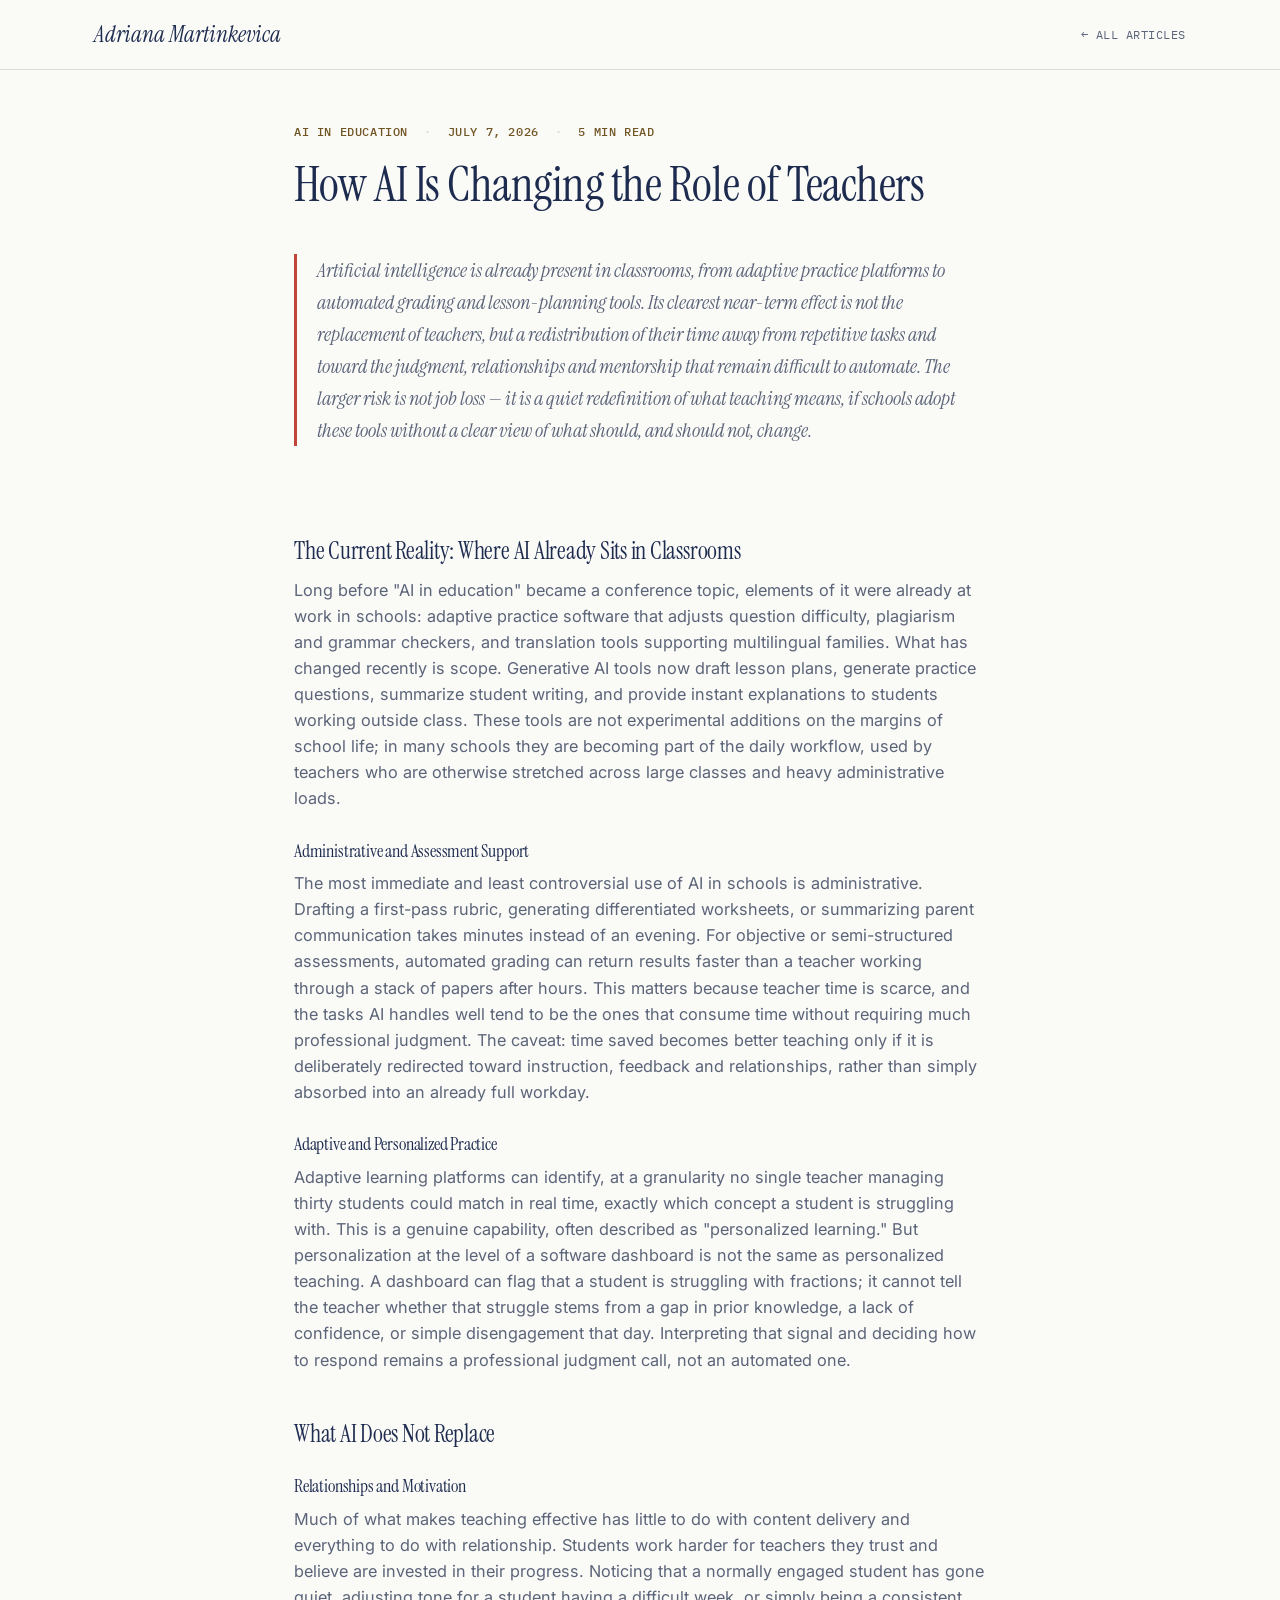
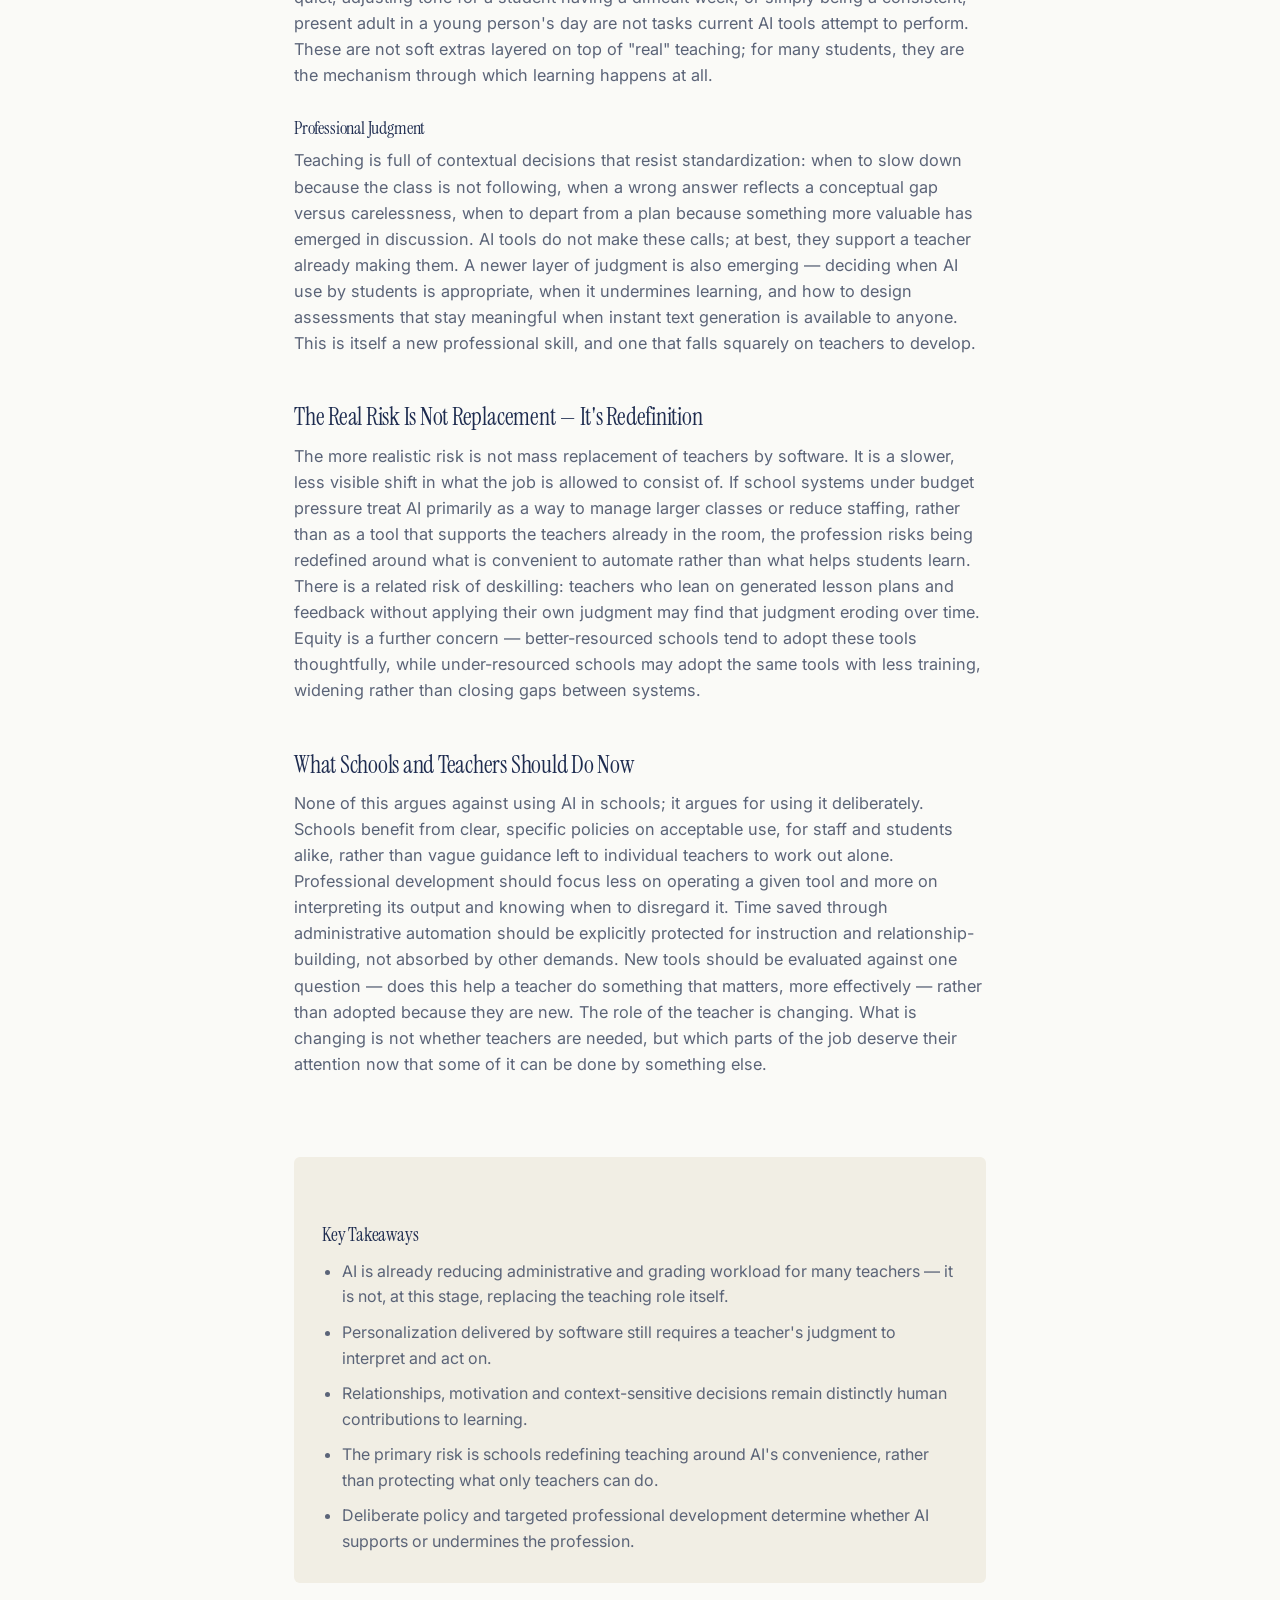
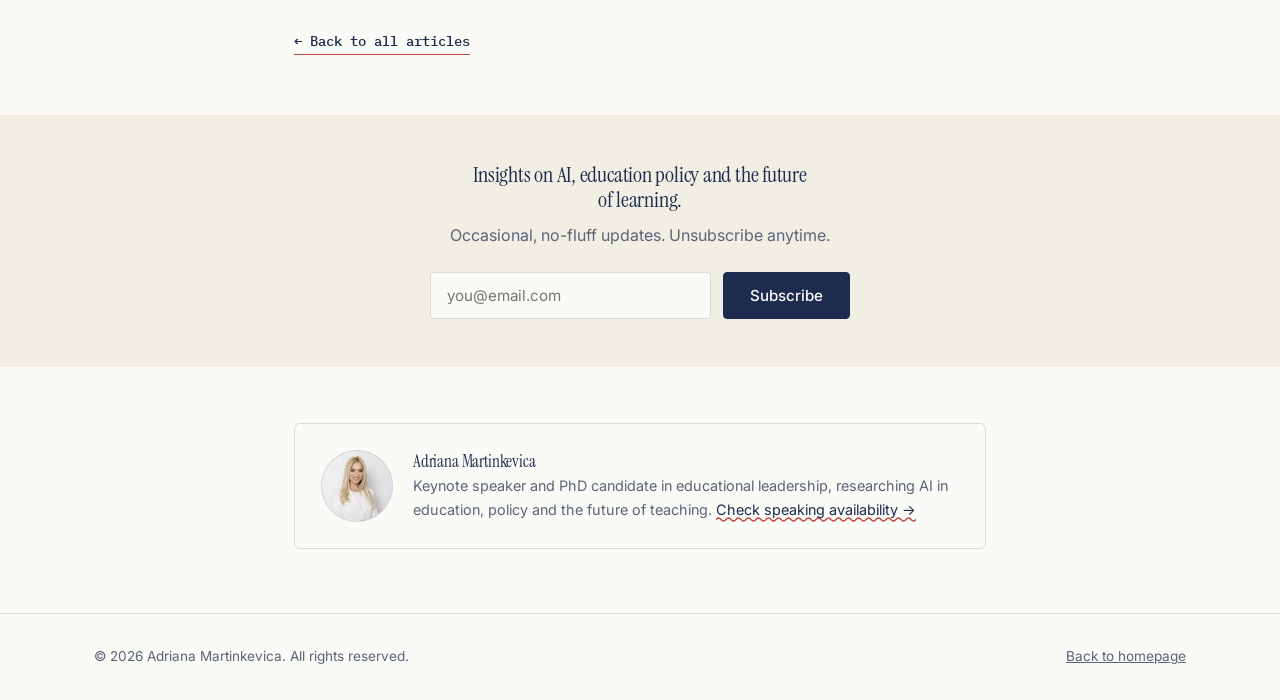
<file: article.html>
<!DOCTYPE html>
<html lang="en">
<head>
<meta charset="UTF-8">
<meta name="viewport" content="width=device-width, initial-scale=1.0">
<title>How AI Is Changing the Role of Teachers — Adriana Martinkevica</title>
<meta name="description" content="AI tools are increasingly present in classrooms, from adaptive practice platforms to grading assistants. This article examines what actually changes for teachers, and what remains firmly human.">
<link rel="canonical" href="https://www.adrianamartinkevica.com/article.html">
<meta name="theme-color" content="#1d2b4f">

<!-- Open Graph -->
<meta property="og:type" content="article">
<meta property="og:title" content="How AI Is Changing the Role of Teachers">
<meta property="og:description" content="AI tools are increasingly present in classrooms, from adaptive practice platforms to grading assistants. This article examines what actually changes for teachers, and what remains firmly human.">
<!-- Was pointing at a nonexistent file (assets/article-how-ai-changes-teachers.jpg), which broke every social-share preview.
     Using the author portrait as a working fallback; swap in a dedicated article header image when you have one. -->
<meta property="og:image" content="https://www.adrianamartinkevica.com/assets/adriana-portrait.jpg">
<meta property="og:url" content="https://www.adrianamartinkevica.com/article.html">
<meta property="og:locale" content="en_US">

<!-- Twitter Card -->
<meta name="twitter:card" content="summary_large_image">
<meta name="twitter:title" content="How AI Is Changing the Role of Teachers">
<meta name="twitter:description" content="AI tools are increasingly present in classrooms, from adaptive practice platforms to grading assistants. This article examines what actually changes for teachers, and what remains firmly human.">
<meta name="twitter:image" content="https://www.adrianamartinkevica.com/assets/adriana-portrait.jpg">

<link rel="icon" type="image/svg+xml" href="assets/favicon.svg">
<link rel="preconnect" href="https://fonts.googleapis.com">
<link rel="preconnect" href="https://fonts.gstatic.com" crossorigin>
<link href="https://fonts.googleapis.com/css2?family=Instrument+Serif:ital@0;1&family=Inter:wght@400;500;600;700&family=IBM+Plex+Mono:wght@400;500;600&display=swap" rel="stylesheet">

<link rel="stylesheet" href="assets/base.css">
<link rel="stylesheet" href="assets/article.css">

<script type="application/ld+json">
{
  "@context": "https://schema.org",
  "@type": "Article",
  "headline": "How AI Is Changing the Role of Teachers",
  "description": "AI tools are increasingly present in classrooms, from adaptive practice platforms to grading assistants. This article examines what actually changes for teachers, and what remains firmly human.",
  "image": "https://www.adrianamartinkevica.com/assets/adriana-portrait.jpg",
  "datePublished": "2026-07-07",
  "dateModified": "2026-07-07",
  "author": {
    "@type": "Person",
    "name": "Adriana Martinkevica",
    "url": "https://www.adrianamartinkevica.com/"
  },
  "publisher": {
    "@type": "Person",
    "name": "Adriana Martinkevica"
  },
  "mainEntityOfPage": {
    "@type": "WebPage",
    "@id": "https://www.adrianamartinkevica.com/article.html"
  }
}
</script>
<script type="application/ld+json">
{
  "@context": "https://schema.org",
  "@type": "Person",
  "name": "Adriana Martinkevica",
  "jobTitle": "Keynote Speaker & Education Researcher, Doctoral Researcher in Educational Leadership",
  "description": "Education researcher and practitioner working on AI in education, education policy, educational leadership and the future of teaching.",
  "url": "https://www.adrianamartinkevica.com/",
  "sameAs": [
    "https://www.linkedin.com/in/REPLACE-WITH-LINKEDIN-HANDLE",
    "https://www.youtube.com/@AdrianaAsk",
    "https://www.instagram.com/REPLACE-WITH-INSTAGRAM-HANDLE",
    "https://orcid.org/0009-0001-5967-8647",
    "https://scholar.google.com/REPLACE-WITH-SCHOLAR-PROFILE-ID"
  ]
}
</script>

</head>
<body>

<a class="skip-link" href="#main">Skip to content</a>

<header class="site-header">
  <nav class="nav">
    <a class="nav-logo" href="index.html">Adriana Martinkevica</a>
    <a class="nav-back" href="index.html#articles">← All Articles</a>
  </nav>
</header>

<main id="main">

  <article>
    <header class="article-hero">
      <div class="container">
        <div class="article-meta-row">
          <span>AI in Education</span>
          <span>July 7, 2026</span>
          <span>5 min read</span>
        </div>
        <h1>How AI Is Changing the Role of Teachers</h1>
      </div>
    </header>

    <div class="exec-summary">
      <p>Artificial intelligence is already present in classrooms, from adaptive practice platforms to automated grading and lesson-planning tools. Its clearest near-term effect is not the replacement of teachers, but a redistribution of their time away from repetitive tasks and toward the judgment, relationships and mentorship that remain difficult to automate. The larger risk is not job loss — it is a quiet redefinition of what teaching means, if schools adopt these tools without a clear view of what should, and should not, change.</p>
    </div>

    <div class="article-body">

      <h2>The Current Reality: Where AI Already Sits in Classrooms</h2>
      <p>Long before "AI in education" became a conference topic, elements of it were already at work in schools: adaptive practice software that adjusts question difficulty, plagiarism and grammar checkers, and translation tools supporting multilingual families. What has changed recently is scope. Generative AI tools now draft lesson plans, generate practice questions, summarize student writing, and provide instant explanations to students working outside class. These tools are not experimental additions on the margins of school life; in many schools they are becoming part of the daily workflow, used by teachers who are otherwise stretched across large classes and heavy administrative loads.</p>

      <h3>Administrative and Assessment Support</h3>
      <p>The most immediate and least controversial use of AI in schools is administrative. Drafting a first-pass rubric, generating differentiated worksheets, or summarizing parent communication takes minutes instead of an evening. For objective or semi-structured assessments, automated grading can return results faster than a teacher working through a stack of papers after hours. This matters because teacher time is scarce, and the tasks AI handles well tend to be the ones that consume time without requiring much professional judgment. The caveat: time saved becomes better teaching only if it is deliberately redirected toward instruction, feedback and relationships, rather than simply absorbed into an already full workday.</p>

      <h3>Adaptive and Personalized Practice</h3>
      <p>Adaptive learning platforms can identify, at a granularity no single teacher managing thirty students could match in real time, exactly which concept a student is struggling with. This is a genuine capability, often described as "personalized learning." But personalization at the level of a software dashboard is not the same as personalized teaching. A dashboard can flag that a student is struggling with fractions; it cannot tell the teacher whether that struggle stems from a gap in prior knowledge, a lack of confidence, or simple disengagement that day. Interpreting that signal and deciding how to respond remains a professional judgment call, not an automated one.</p>

      <h2>What AI Does Not Replace</h2>

      <h3>Relationships and Motivation</h3>
      <p>Much of what makes teaching effective has little to do with content delivery and everything to do with relationship. Students work harder for teachers they trust and believe are invested in their progress. Noticing that a normally engaged student has gone quiet, adjusting tone for a student having a difficult week, or simply being a consistent, present adult in a young person's day are not tasks current AI tools attempt to perform. These are not soft extras layered on top of "real" teaching; for many students, they are the mechanism through which learning happens at all.</p>

      <h3>Professional Judgment</h3>
      <p>Teaching is full of contextual decisions that resist standardization: when to slow down because the class is not following, when a wrong answer reflects a conceptual gap versus carelessness, when to depart from a plan because something more valuable has emerged in discussion. AI tools do not make these calls; at best, they support a teacher already making them. A newer layer of judgment is also emerging — deciding when AI use by students is appropriate, when it undermines learning, and how to design assessments that stay meaningful when instant text generation is available to anyone. This is itself a new professional skill, and one that falls squarely on teachers to develop.</p>

      <h2>The Real Risk Is Not Replacement — It's Redefinition</h2>
      <p>The more realistic risk is not mass replacement of teachers by software. It is a slower, less visible shift in what the job is allowed to consist of. If school systems under budget pressure treat AI primarily as a way to manage larger classes or reduce staffing, rather than as a tool that supports the teachers already in the room, the profession risks being redefined around what is convenient to automate rather than what helps students learn. There is a related risk of deskilling: teachers who lean on generated lesson plans and feedback without applying their own judgment may find that judgment eroding over time. Equity is a further concern — better-resourced schools tend to adopt these tools thoughtfully, while under-resourced schools may adopt the same tools with less training, widening rather than closing gaps between systems.</p>

      <h2>What Schools and Teachers Should Do Now</h2>
      <p>None of this argues against using AI in schools; it argues for using it deliberately. Schools benefit from clear, specific policies on acceptable use, for staff and students alike, rather than vague guidance left to individual teachers to work out alone. Professional development should focus less on operating a given tool and more on interpreting its output and knowing when to disregard it. Time saved through administrative automation should be explicitly protected for instruction and relationship-building, not absorbed by other demands. New tools should be evaluated against one question — does this help a teacher do something that matters, more effectively — rather than adopted because they are new. The role of the teacher is changing. What is changing is not whether teachers are needed, but which parts of the job deserve their attention now that some of it can be done by something else.</p>

    </div>

    <div class="article-body">
      <div class="takeaways">
        <h2>Key Takeaways</h2>
        <ul>
          <li>AI is already reducing administrative and grading workload for many teachers — it is not, at this stage, replacing the teaching role itself.</li>
          <li>Personalization delivered by software still requires a teacher's judgment to interpret and act on.</li>
          <li>Relationships, motivation and context-sensitive decisions remain distinctly human contributions to learning.</li>
          <li>The primary risk is schools redefining teaching around AI's convenience, rather than protecting what only teachers can do.</li>
          <li>Deliberate policy and targeted professional development determine whether AI supports or undermines the profession.</li>
        </ul>
      </div>

      <a class="back-link" href="index.html#articles">← Back to all articles</a>
    </div>
  </article>

  <section class="article-newsletter">
    <div class="container">
      <h2>Insights on AI, education policy and the future of learning.</h2>
      <p>Occasional, no-fluff updates. Unsubscribe anytime.</p>
      <!-- Connect Buttondown/Substack here: replace form action and input name attributes per provider docs -->
      <form class="newsletter-form" action="https://buttondown.email/api/emails/embed-subscribe/REPLACE-WITH-USERNAME" method="post" target="popupwindow">
        <label for="newsletter-email-article" class="sr-only">Email address</label>
        <input type="email" id="newsletter-email-article" name="email" placeholder="you@email.com" required>
        <button type="submit" class="btn btn-primary">Subscribe</button>
      </form>
    </div>
  </section>

  <div class="author-box">
    <div class="author-card">
      <div class="author-portrait">
        <picture>
          <source srcset="assets/adriana-portrait-mini.webp" type="image/webp">
          <img src="assets/adriana-portrait-mini.jpg" alt="Portrait of Adriana Martinkevica" width="72" height="72" loading="lazy">
        </picture>
      </div>
      <div class="author-info">
        <h3>Adriana Martinkevica</h3>
        <p>Keynote speaker and PhD candidate in educational leadership, researching AI in education, policy and the future of teaching. <a class="squiggle" href="index.html#speaking-inquiry">Check speaking availability →</a></p>
      </div>
    </div>
  </div>

</main>

<footer class="site-footer">
  <div class="container">
    <p>&copy; 2026 Adriana Martinkevica. All rights reserved.</p>
    <p><a href="index.html">Back to homepage</a></p>
  </div>
</footer>

</body>
</html>
</file>
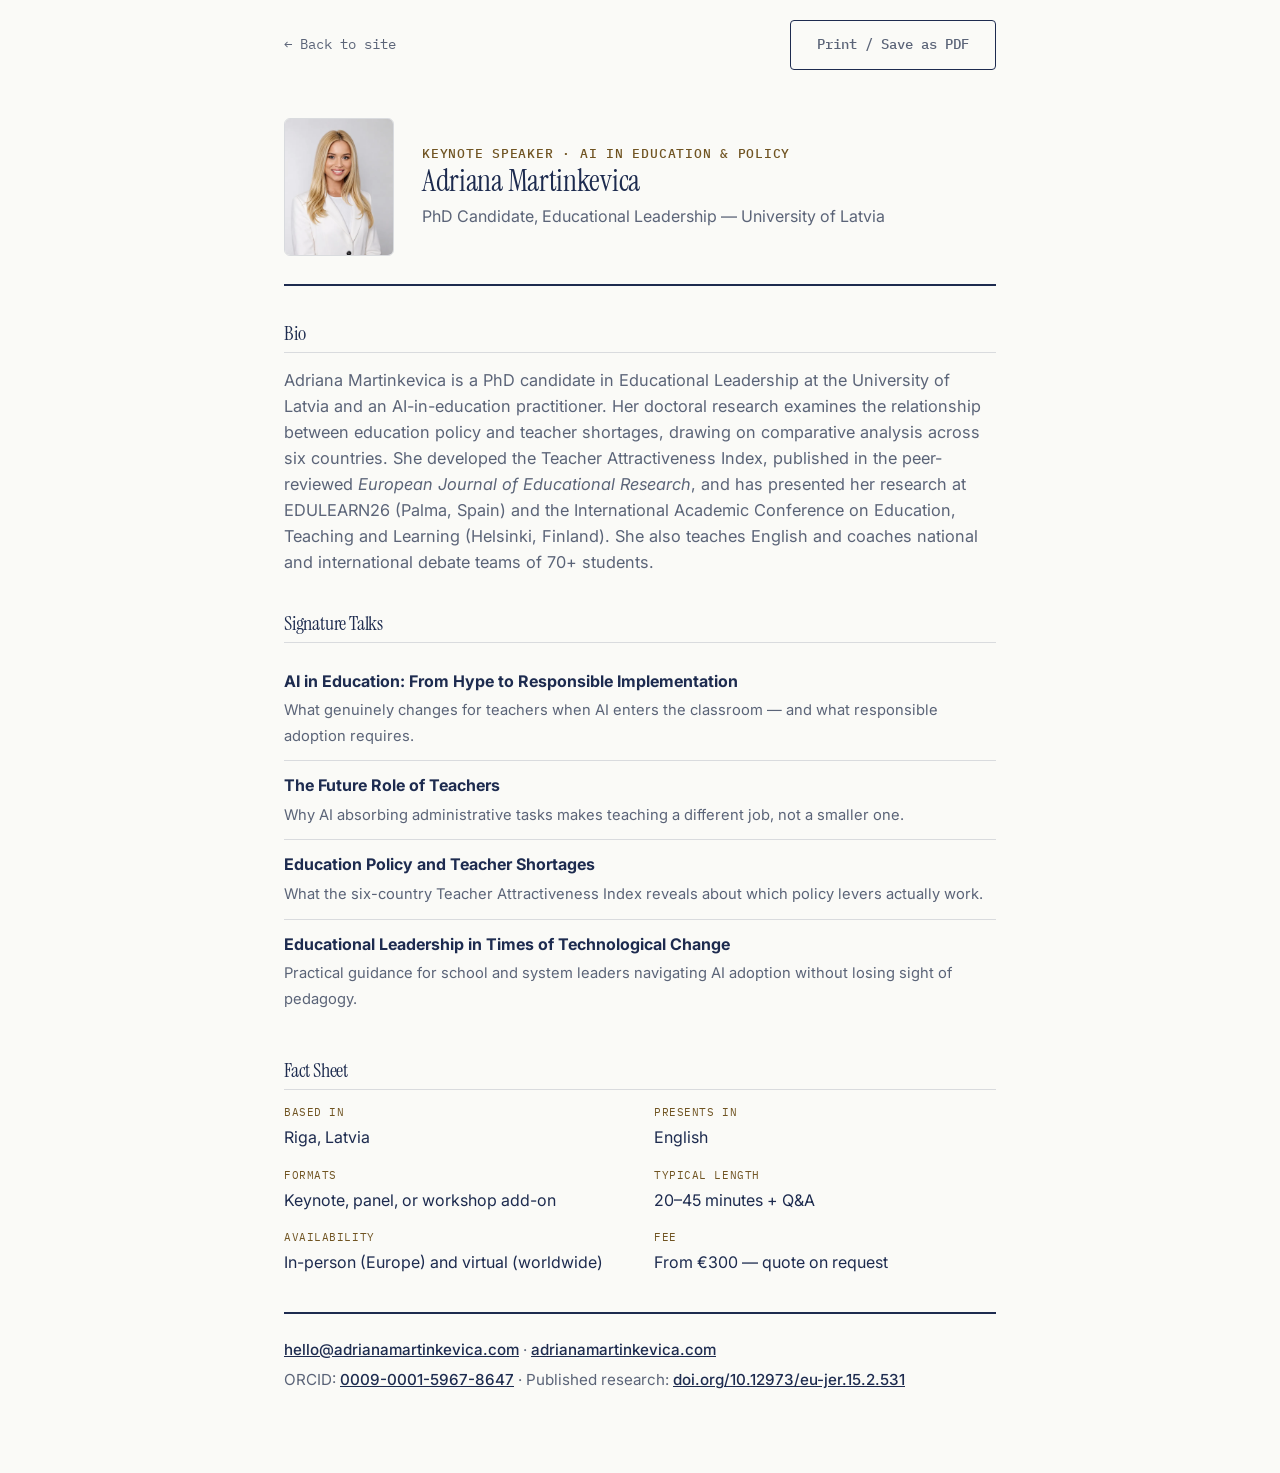
<file: speaker-kit.html>
<!DOCTYPE html>
<html lang="en">
<head>
<meta charset="UTF-8">
<meta name="viewport" content="width=device-width, initial-scale=1.0">
<title>Speaker One-Sheet — Adriana Martinkevica</title>
<meta name="description" content="Printable speaker one-sheet for Adriana Martinkevica: bio, signature talks, and booking fact sheet.">
<meta name="robots" content="noindex">
<link rel="canonical" href="https://www.adrianamartinkevica.com/speaker-kit.html">
<link rel="icon" type="image/svg+xml" href="assets/favicon.svg">
<link rel="preconnect" href="https://fonts.googleapis.com">
<link rel="preconnect" href="https://fonts.gstatic.com" crossorigin>
<link href="https://fonts.googleapis.com/css2?family=Instrument+Serif:ital@0;1&family=Inter:wght@400;500;600;700&family=IBM+Plex+Mono:wght@400;500;600&display=swap" rel="stylesheet">
<link rel="stylesheet" href="assets/base.css">
<style>
  body{ background: var(--color-bg); }
  .sheet{
    max-width: 760px;
    margin: 0 auto;
    padding: 48px 24px 80px;
  }
  .sheet-toolbar{
    max-width: 760px;
    margin: 0 auto;
    padding: 20px 24px 0;
    display: flex;
    justify-content: space-between;
    align-items: center;
  }
  .sheet-toolbar a{
    font-family: var(--font-mono);
    font-size: 0.85rem;
    text-decoration: none;
    color: var(--color-text-soft);
  }
  .sheet-toolbar a:hover{ color: var(--color-redpen); }
  .sheet-header{
    display: flex;
    gap: 28px;
    align-items: center;
    border-bottom: 2px solid var(--color-text);
    padding-bottom: 28px;
    margin-bottom: 32px;
  }
  .sheet-portrait{
    width: 110px;
    height: 138px;
    flex-shrink: 0;
    border-radius: 6px;
    overflow: hidden;
    border: 1px solid var(--color-border);
  }
  .sheet-portrait img{ width: 100%; height: 100%; object-fit: cover; }
  .sheet-header h1{
    font-size: 1.9rem;
    margin-bottom: 6px;
  }
  .sheet-header .tagline{
    font-family: var(--font-mono);
    text-transform: uppercase;
    letter-spacing: 0.06em;
    font-size: 0.8rem;
    color: var(--color-beige-accent);
    font-weight: 500;
  }
  .sheet h2{
    font-size: 1.25rem;
    margin: 36px 0 14px;
    padding-bottom: 8px;
    border-bottom: 1px solid var(--color-border);
  }
  .sheet-bio{
    font-size: 1.02rem;
    color: var(--color-text-soft);
  }
  .sheet-talks{
    list-style: none;
    margin: 0;
    padding: 0;
  }
  .sheet-talks li{
    padding: 12px 0;
    border-bottom: 1px solid var(--color-border);
  }
  .sheet-talks li:last-child{ border-bottom: none; }
  .sheet-talks strong{ display: block; margin-bottom: 3px; }
  .sheet-talks span{ color: var(--color-text-soft); font-size: 0.92rem; }
  .sheet-facts{
    display: grid;
    grid-template-columns: repeat(2, minmax(0,1fr));
    gap: 16px 28px;
  }
  .sheet-fact-label{
    font-family: var(--font-mono);
    font-size: 0.7rem;
    text-transform: uppercase;
    letter-spacing: 0.05em;
    color: var(--color-beige-accent);
    margin-bottom: 3px;
  }
  .sheet-contact{
    margin-top: 36px;
    padding-top: 24px;
    border-top: 2px solid var(--color-text);
    font-size: 0.95rem;
    color: var(--color-text-soft);
  }
  .sheet-contact a{ color: var(--color-text); font-weight: 500; }

  @media print{
    .sheet-toolbar{ display: none; }
    body{ background: #fff; }
    a{ text-decoration: none; color: var(--color-text) !important; }
    .sheet{ padding: 0 12px; }
  }
</style>
</head>
<body>

<div class="sheet-toolbar">
  <a href="index.html">← Back to site</a>
  <a class="btn btn-secondary" href="#" onclick="window.print(); return false;">Print / Save as PDF</a>
</div>

<div class="sheet">
  <header class="sheet-header">
    <div class="sheet-portrait">
      <picture>
        <source srcset="assets/adriana-portrait.webp" type="image/webp">
        <img src="assets/adriana-portrait.jpg" alt="Portrait of Adriana Martinkevica" width="110" height="138">
      </picture>
    </div>
    <div>
      <div class="tagline">Keynote Speaker &middot; AI in Education &amp; Policy</div>
      <h1>Adriana Martinkevica</h1>
      <p style="margin:0; color:var(--color-text-soft);">PhD Candidate, Educational Leadership — University of Latvia</p>
    </div>
  </header>

  <section>
    <h2>Bio</h2>
    <p class="sheet-bio">Adriana Martinkevica is a PhD candidate in Educational Leadership at the University of Latvia and an AI-in-education practitioner. Her doctoral research examines the relationship between education policy and teacher shortages, drawing on comparative analysis across six countries. She developed the Teacher Attractiveness Index, published in the peer-reviewed <em>European Journal of Educational Research</em>, and has presented her research at EDULEARN26 (Palma, Spain) and the International Academic Conference on Education, Teaching and Learning (Helsinki, Finland). She also teaches English and coaches national and international debate teams of 70+ students.</p>
  </section>

  <section>
    <h2>Signature Talks</h2>
    <ul class="sheet-talks">
      <li><strong>AI in Education: From Hype to Responsible Implementation</strong><span>What genuinely changes for teachers when AI enters the classroom — and what responsible adoption requires.</span></li>
      <li><strong>The Future Role of Teachers</strong><span>Why AI absorbing administrative tasks makes teaching a different job, not a smaller one.</span></li>
      <li><strong>Education Policy and Teacher Shortages</strong><span>What the six-country Teacher Attractiveness Index reveals about which policy levers actually work.</span></li>
      <li><strong>Educational Leadership in Times of Technological Change</strong><span>Practical guidance for school and system leaders navigating AI adoption without losing sight of pedagogy.</span></li>
    </ul>
  </section>

  <section>
    <h2>Fact Sheet</h2>
    <div class="sheet-facts">
      <div>
        <div class="sheet-fact-label">Based in</div>
        <div>Riga, Latvia</div>
      </div>
      <div>
        <div class="sheet-fact-label">Presents in</div>
        <div>English</div>
      </div>
      <div>
        <div class="sheet-fact-label">Formats</div>
        <div>Keynote, panel, or workshop add-on</div>
      </div>
      <div>
        <div class="sheet-fact-label">Typical length</div>
        <div>20–45 minutes + Q&amp;A</div>
      </div>
      <div>
        <div class="sheet-fact-label">Availability</div>
        <div>In-person (Europe) and virtual (worldwide)</div>
      </div>
      <div>
        <div class="sheet-fact-label">Fee</div>
        <div>From €300 — quote on request</div>
      </div>
    </div>
  </section>

  <div class="sheet-contact">
    <p style="margin-bottom:6px;"><a href="mailto:hello@adrianamartinkevica.com">hello@adrianamartinkevica.com</a> &middot; <a href="https://www.adrianamartinkevica.com/">adrianamartinkevica.com</a></p>
    <p style="margin-bottom:0;">ORCID: <a href="https://orcid.org/0009-0001-5967-8647">0009-0001-5967-8647</a> &middot; Published research: <a href="https://doi.org/10.12973/eu-jer.15.2.531">doi.org/10.12973/eu-jer.15.2.531</a></p>
  </div>
</div>

</body>
</html>
</file>
<file: assets/base.css>
/* ==========================================================================
   Base design system — shared across index.html and article.html.
   Tokens, reset, typography primitives, buttons, nav shell, footer.
   ========================================================================== */

:root{
  --color-bg: #fafaf7;
  --color-text: #1d2b4f;
  --color-text-soft: #5b6478;
  --color-beige-light: #f1eee4;
  --color-beige-accent: #705422;
  --color-border: rgba(29,43,79,0.15);
  --color-highlighter: #f4d93e;
  --color-redpen: #c1443b;
  /* Cinematic extensions — deep ink for full-bleed dark bands/overlays,
     a richer paper tone for stronger section contrast at magazine scale. */
  --color-ink: #10152a;
  --color-ink-soft: rgba(250,250,247,0.72);
  --color-paper-deep: #ece3cd;
  --font-serif: "Instrument Serif", Georgia, serif;
  --font-sans: "Inter", -apple-system, BlinkMacSystemFont, "Segoe UI", sans-serif;
  --font-mono: "IBM Plex Mono", ui-monospace, "SF Mono", Menlo, monospace;
  --max-width: 1140px;
  --max-width-wide: 1400px;
  /* Editorial type scale — used for magazine-scale display moments */
  --fs-display: clamp(3.2rem, 8vw, 7rem);
  --fs-pullquote: clamp(1.6rem, 3.4vw, 2.6rem);
}

*, *::before, *::after{ box-sizing: border-box; }

html{ scroll-behavior: smooth; }

body{
  margin: 0;
  font-family: var(--font-sans);
  color: var(--color-text);
  background: var(--color-bg);
  line-height: 1.6;
  -webkit-font-smoothing: antialiased;
}

img{ max-width: 100%; display: block; }

h1, h2, h3{
  font-family: var(--font-serif);
  font-weight: 400;
  line-height: 1.1;
  letter-spacing: -0.01em;
  margin: 0 0 0.5em;
}

p{ margin: 0 0 1em; }
a{ color: inherit; }

/* Red-pen squiggle — link hover treatment used across text links */
.squiggle{
  text-decoration: none;
  color: var(--color-text);
  background-image: url("data:image/svg+xml,%3Csvg xmlns='http://www.w3.org/2000/svg' viewBox='0 0 20 6' width='20' height='6'%3E%3Cpath d='M0 3.5 Q 2.5 0.5 5 3.5 T 10 3.5 T 15 3.5 T 20 3.5' fill='none' stroke='%23C1443B' stroke-width='1.3' stroke-linecap='round'/%3E%3C/svg%3E");
  background-repeat: repeat-x;
  background-position: 0 100%;
  background-size: 20px 6px;
  padding-bottom: 4px;
  transition: color 0.15s ease;
}
.squiggle:hover{ color: var(--color-redpen); }

:focus-visible{
  outline: 2px solid var(--color-redpen);
  outline-offset: 2px;
}

.container{
  max-width: var(--max-width);
  margin: 0 auto;
  padding: 0 24px;
}

/* Visually hidden but available to assistive tech — used instead of inline styles */
.sr-only{
  position: absolute;
  width: 1px;
  height: 1px;
  padding: 0;
  margin: -1px;
  overflow: hidden;
  clip: rect(0,0,0,0);
  white-space: nowrap;
  border: 0;
}

.skip-link{
  position: absolute;
  left: -999px;
  top: 0;
  background: var(--color-text);
  color: #fff;
  padding: 10px 16px;
  z-index: 200;
}
.skip-link:focus{ left: 12px; top: 12px; }

/* ---------- Nav shell ---------- */
.site-header{
  position: sticky;
  top: 0;
  z-index: 100;
  background: rgba(250,250,247,0.92);
  backdrop-filter: saturate(180%) blur(8px);
  border-bottom: 1px solid var(--color-border);
}

.nav{
  display: flex;
  align-items: center;
  justify-content: space-between;
  padding: 16px 24px;
  max-width: var(--max-width);
  margin: 0 auto;
}

.nav-logo{
  font-family: var(--font-serif);
  font-style: italic;
  font-size: 1.45rem;
  text-decoration: none;
  color: var(--color-text);
}

/* ---------- Buttons ---------- */
.btn{
  display: inline-block;
  font-family: var(--font-sans);
  font-size: 0.95rem;
  font-weight: 500;
  text-decoration: none;
  padding: 13px 26px;
  border-radius: 4px;
  border: 1px solid transparent;
  transition: all 0.2s ease;
  cursor: pointer;
}
.btn-primary{
  background: var(--color-text);
  color: var(--color-bg);
  border-color: var(--color-text);
}
.btn-primary:hover{
  background: var(--color-redpen);
  border-color: var(--color-redpen);
}
.btn-secondary{
  background: transparent;
  color: var(--color-text);
  border-color: var(--color-text);
}
.btn-secondary:hover{
  background: var(--color-text);
  color: var(--color-bg);
}
.btn-block{ display: block; width: 100%; text-align: center; }

/* ---------- Newsletter form (shared component) ---------- */
.newsletter-form{
  display: flex;
  flex-direction: column;
  gap: 12px;
  max-width: 420px;
  margin: 0 auto;
}
@media (min-width: 540px){
  .newsletter-form{ flex-direction: row; }
}
.newsletter-form input[type="email"]{
  flex: 1;
  padding: 13px 16px;
  border: 1px solid var(--color-border);
  border-radius: 4px;
  font-family: var(--font-sans);
  font-size: 0.95rem;
  background: var(--color-bg);
  color: var(--color-text);
}
.newsletter-form input[type="email"]:focus{
  outline: 2px solid var(--color-redpen);
  outline-offset: 1px;
}

/* ---------- Footer ---------- */
.site-footer{
  border-top: 1px solid var(--color-border);
  padding: 32px 0;
}
.site-footer .container{
  display: flex;
  flex-direction: column;
  gap: 12px;
  align-items: center;
  text-align: center;
}
.site-footer p{
  margin: 0;
  font-size: 0.85rem;
  color: var(--color-text-soft);
}
@media (min-width: 640px){
  .site-footer .container{
    flex-direction: row;
    justify-content: space-between;
    text-align: left;
  }
}

@media (prefers-reduced-motion: reduce){
  html{ scroll-behavior: auto; }
}
</file>
<file: assets/home.css>
/* ==========================================================================
   Homepage-only styles (index.html). Shared primitives live in base.css.
   ========================================================================== */

/* Highlighter mark — the one signature accent, used once in the hero */
mark.hl{
  display: inline-block;
  background: var(--color-highlighter);
  color: var(--color-text);
  padding: 0.02em 0.2em;
  border-radius: 2px;
  white-space: nowrap;
  transform: rotate(-0.8deg) scale(0.92);
  opacity: 0;
  animation: hl-pop 0.5s cubic-bezier(.25,.8,.4,1) 0.5s forwards;
}
@media (prefers-reduced-motion: reduce){
  mark.hl{ opacity: 1; transform: rotate(-0.8deg) scale(1); animation: none; }
}
@keyframes hl-pop{
  to{ opacity: 1; transform: rotate(-0.8deg) scale(1); }
}

/* ---------- Nav (homepage adds full link set + mobile panel) ---------- */
.nav-links{
  display: none;
  gap: 18px;
  list-style: none;
  margin: 0;
  padding: 0;
}
.nav-links a{
  font-family: var(--font-mono);
  text-decoration: none;
  font-size: 0.85rem;
  letter-spacing: 0.04em;
  text-transform: uppercase;
  color: var(--color-text-soft);
  transition: color 0.2s ease;
}
.nav-links a:hover{ color: var(--color-redpen); }

.nav-cta{
  display: none;
  padding: 9px 18px;
  font-size: 0.85rem;
  white-space: nowrap;
}

.nav-toggle{
  display: inline-flex;
  font-family: var(--font-mono);
  background: none;
  border: 1px solid var(--color-border);
  border-radius: 4px;
  padding: 8px 10px;
  cursor: pointer;
  font-size: 0.8rem;
  text-transform: uppercase;
  letter-spacing: 0.04em;
  color: var(--color-text);
}

.nav-mobile-panel{
  display: none;
  flex-direction: column;
  gap: 4px;
  padding: 8px 24px 20px;
  border-bottom: 1px solid var(--color-border);
}
.nav-mobile-panel.is-open{ display: flex; }
.nav-mobile-panel a{
  font-family: var(--font-mono);
  text-decoration: none;
  color: var(--color-text-soft);
  padding: 10px 0;
  font-size: 0.85rem;
  text-transform: uppercase;
  letter-spacing: 0.03em;
  border-bottom: 1px solid var(--color-border);
}
.nav-mobile-panel a:last-child{ border-bottom: none; }
.nav-mobile-panel a.nav-mobile-cta{
  margin-top: 10px;
  text-align: center;
  background: var(--color-text);
  color: var(--color-bg);
  border-radius: 4px;
  border-bottom: none;
  text-transform: none;
  font-family: var(--font-sans);
  font-weight: 500;
  letter-spacing: normal;
}

@media (min-width: 1020px){
  .nav-links{ display: flex; }
  .nav-cta{ display: inline-block; }
  .nav-toggle{ display: none; }
  .nav-mobile-panel{ display: none !important; }
}

/* ---------- Badges & Icon Tiles ---------- */
.badge{
  display: inline-flex;
  align-items: center;
  gap: 6px;
  padding: 5px 11px;
  border-radius: 3px;
  background: var(--color-beige-light);
  border: 1px solid var(--color-border);
  color: var(--color-text);
  font-family: var(--font-mono);
  font-size: 0.72rem;
  font-weight: 500;
  letter-spacing: 0.02em;
  text-transform: uppercase;
  white-space: nowrap;
}
.badge svg{
  width: 13px;
  height: 13px;
  flex-shrink: 0;
  stroke: var(--color-beige-accent);
  fill: none;
  stroke-width: 1.8;
  stroke-linecap: round;
  stroke-linejoin: round;
}
.icon-tile{
  display: inline-flex;
  align-items: center;
  justify-content: center;
  width: 44px;
  height: 44px;
  border-radius: 6px;
  background: var(--color-beige-light);
  border: 1px solid var(--color-border);
  flex-shrink: 0;
}
.projects-section .icon-tile{
  background: var(--color-bg);
}
.icon-tile svg{
  width: 22px;
  height: 22px;
  stroke: var(--color-beige-accent);
  fill: none;
  stroke-width: 1.6;
  stroke-linecap: round;
  stroke-linejoin: round;
}
.icon-tile-sm{
  width: 32px;
  height: 32px;
  border-radius: 5px;
}
.icon-tile-sm svg{
  width: 16px;
  height: 16px;
}

/* ---------- Spot icon (larger editorial mark for Topics/Expertise) ---------- */
.spot-icon{
  position: relative;
  display: inline-flex;
  align-items: center;
  justify-content: center;
  width: 80px;
  height: 80px;
  border-radius: 50%;
  background:
    radial-gradient(circle at 32% 28%, rgba(255,255,255,0.9), rgba(255,255,255,0) 42%),
    var(--color-paper-deep);
  flex-shrink: 0;
  transition: transform 0.3s ease, background 0.3s ease;
}
.spot-icon::before{
  content: "";
  position: absolute;
  inset: -6px;
  border-radius: 50%;
  border: 1px solid var(--color-border);
  opacity: 0.6;
}
.spot-icon svg{
  width: 36px;
  height: 36px;
  stroke: var(--color-redpen);
  fill: none;
  stroke-width: 1.3;
  stroke-linecap: round;
  stroke-linejoin: round;
  position: relative;
  z-index: 1;
}
.expertise-card:hover .spot-icon{
  transform: scale(1.07) rotate(-3deg);
  background:
    radial-gradient(circle at 32% 28%, rgba(255,255,255,0.95), rgba(255,255,255,0) 42%),
    var(--color-highlighter);
}

/* ---------- Reveal animation ---------- */
.reveal{
  opacity: 0;
  transform: translateY(16px);
  transition: opacity 0.7s ease, transform 0.7s ease;
}
.reveal.is-visible{
  opacity: 1;
  transform: translateY(0);
}
@media (prefers-reduced-motion: reduce){
  .reveal{ opacity: 1; transform: none; transition: none; }
}

/* ---------- Hero (cinematic split) ---------- */
.hero-cinematic{
  position: relative;
  display: grid;
  grid-template-columns: minmax(0,1fr);
  background: var(--color-ink);
  overflow: hidden;
}
.hero-cinematic-text{
  position: relative;
  z-index: 2;
  padding: 96px 24px 64px;
  padding-left: max(24px, calc((100vw - var(--max-width)) / 2 + 24px));
  color: var(--color-bg);
}
.hero-spine{
  display: none;
}
.hero-eyebrow{
  font-family: var(--font-mono);
  text-transform: uppercase;
  letter-spacing: 0.14em;
  font-size: 0.78rem;
  color: #e8b978;
  font-weight: 500;
  margin-bottom: 22px;
}
.hero-display{
  font-size: var(--fs-display);
  line-height: 0.98;
  letter-spacing: -0.02em;
  margin-bottom: 28px;
  max-width: 13ch;
}
.hero-line{
  display: block;
  opacity: 0;
  transform: translateY(0.4em);
  animation: hero-line-in 0.8s cubic-bezier(.22,.68,.35,1) forwards;
  animation-delay: var(--d, 0s);
}
@keyframes hero-line-in{
  to{ opacity: 1; transform: translateY(0); }
}
.hero-cinematic .hero-sub{
  font-size: 1.15rem;
  color: var(--color-ink-soft);
  max-width: 46ch;
  margin-bottom: 34px;
}
.hero-cinematic .hero-ctas{
  display: flex;
  flex-wrap: wrap;
  gap: 14px;
  margin-bottom: 48px;
}
.hero-cinematic .btn-secondary{
  color: var(--color-bg);
  border-color: rgba(250,250,247,0.5);
}
.hero-cinematic .btn-secondary:hover{
  background: var(--color-bg);
  color: var(--color-ink);
}
.hero-dateline{
  padding-top: 28px;
  border-top: 1px solid rgba(250,250,247,0.18);
  display: flex;
  flex-direction: column;
  gap: 6px;
}
.hero-dateline-label{
  font-family: var(--font-mono);
  font-size: 0.7rem;
  text-transform: uppercase;
  letter-spacing: 0.08em;
  color: rgba(250,250,247,0.5);
}
.hero-dateline-list{
  font-family: var(--font-mono);
  font-size: 0.82rem;
  letter-spacing: 0.03em;
  color: var(--color-ink-soft);
}
.hero-cinematic-photo{
  position: relative;
  min-height: 320px;
}
.hero-cinematic-photo picture{
  position: absolute;
  inset: 0;
}
.hero-cinematic-photo img{
  width: 100%;
  height: 100%;
  object-fit: cover;
  object-position: top center;
  animation: hero-photo-in 1.4s cubic-bezier(.22,.68,.35,1) forwards;
}
@keyframes hero-photo-in{
  from{ transform: scale(1.08); opacity: 0; }
  to{ transform: scale(1); opacity: 1; }
}
.hero-photo-caption{
  position: absolute;
  left: 24px;
  right: 24px;
  bottom: 20px;
  z-index: 2;
  margin: 0;
  font-size: 0.82rem;
  color: #fff;
  text-shadow: 0 1px 8px rgba(0,0,0,0.45);
}
.hero-photo-caption strong{ font-weight: 600; }
.hero-scroll-cue{
  display: none;
}

@media (prefers-reduced-motion: reduce){
  .hero-line{ animation: none; opacity: 1; transform: none; }
  .hero-cinematic-photo img{ animation: none; transform: none; opacity: 1; }
}

@media (min-width: 640px){
  .hero-cinematic-photo{ min-height: 420px; }
}

@media (min-width: 900px){
  .hero-cinematic{
    grid-template-columns: minmax(0,1.05fr) minmax(0,0.95fr);
    grid-template-rows: minmax(88vh, 1fr);
  }
  .hero-cinematic-text{
    padding: 0 56px 0 max(56px, calc((100vw - var(--max-width)) / 2 + 24px));
    display: flex;
    flex-direction: column;
    justify-content: center;
  }
  .hero-cinematic-photo{ min-height: 0; height: auto; align-self: stretch; }
  .hero-spine{
    display: block;
    position: absolute;
    left: 20px;
    top: 50%;
    z-index: 3;
    writing-mode: vertical-rl;
    transform: translateY(-50%) rotate(180deg);
    font-family: var(--font-mono);
    font-size: 0.72rem;
    letter-spacing: 0.25em;
    color: rgba(250,250,247,0.45);
    text-transform: uppercase;
  }
  .hero-scroll-cue{
    display: block;
    position: absolute;
    left: 50%;
    bottom: 28px;
    z-index: 3;
    width: 1px;
    height: 54px;
    transform: translateX(-50%);
  }
  .hero-scroll-cue span{
    position: absolute;
    top: 0; left: 0;
    width: 1px;
    height: 100%;
    background: rgba(250,250,247,0.35);
    overflow: hidden;
  }
  .hero-scroll-cue span::after{
    content: "";
    position: absolute;
    top: -100%;
    left: 0;
    width: 100%;
    height: 100%;
    background: var(--color-bg);
    animation: scroll-cue-fall 2.2s ease-in-out infinite;
  }
  @keyframes scroll-cue-fall{
    0%{ top: -100%; }
    60%, 100%{ top: 100%; }
  }
  @media (prefers-reduced-motion: reduce){
    .hero-scroll-cue span::after{ animation: none; top: 0; }
  }
}

/* ---------- Credibility strip ---------- */
.credibility{
  border-top: 1px solid var(--color-border);
  border-bottom: 1px solid var(--color-border);
  padding: 24px 0;
}
.credibility ul{
  list-style: none;
  margin: 0;
  padding: 0;
  display: flex;
  flex-wrap: wrap;
  justify-content: center;
  gap: 10px;
}

/* ---------- Highlights (editorial stat band) ---------- */
.stat-band{
  padding: 72px 0;
  background: var(--color-paper-deep);
  border-bottom: 1px solid var(--color-border);
}
.stat-band-grid{
  display: grid;
  grid-template-columns: 1fr;
  gap: 40px;
}
.stat-tile{
  padding-left: 22px;
  border-left: 2px solid var(--color-redpen);
}
.stat-number{
  font-family: var(--font-serif);
  font-size: clamp(3rem, 6vw, 4.2rem);
  line-height: 1;
  color: var(--color-text);
  margin-bottom: 10px;
}
.stat-number-word{ font-size: clamp(2.2rem, 4.4vw, 3rem); }
.stat-plus{ font-size: 0.55em; vertical-align: super; }
.stat-label{
  font-size: 0.92rem;
  color: var(--color-text-soft);
  line-height: 1.4;
}
@media (min-width: 640px){
  .stat-band-grid{ grid-template-columns: repeat(2, 1fr); }
}
@media (min-width: 980px){
  .stat-band-grid{ grid-template-columns: repeat(4, 1fr); gap: 28px; }
}

/* ---------- Section shell ---------- */
section{ padding: 108px 0; }
.section-head{
  max-width: 62ch;
  margin: 0 auto 56px;
  text-align: center;
}
.section-eyebrow{
  font-family: var(--font-mono);
  text-transform: uppercase;
  letter-spacing: 0.08em;
  font-size: 0.75rem;
  font-weight: 500;
  color: var(--color-beige-accent);
  margin-bottom: 14px;
}
.section-head h2{
  font-size: clamp(2rem, 4vw, 3rem);
}
.section-head p{
  color: var(--color-text-soft);
  font-size: 1.05rem;
}
@media (max-width: 640px){
  section{ padding: 76px 0; }
}

/* ---------- Path (timeline) ---------- */
.timeline{
  max-width: 700px;
  margin: 0 auto;
}
.timeline-item{
  position: relative;
  padding-left: 44px;
  padding-bottom: 40px;
  border-left: 1px dashed var(--color-border);
}
.timeline-item:last-child{
  padding-bottom: 0;
  border-left-color: transparent;
}
.timeline-icon{
  position: absolute;
  left: -17px;
  top: -2px;
  width: 34px;
  height: 34px;
  border-radius: 50%;
  background: var(--color-beige-light);
  border: 1px solid var(--color-border);
  display: flex;
  align-items: center;
  justify-content: center;
}
.timeline-icon svg{
  width: 16px;
  height: 16px;
  stroke: var(--color-beige-accent);
  fill: none;
  stroke-width: 1.8;
  stroke-linecap: round;
  stroke-linejoin: round;
}
.timeline-date{
  font-family: var(--font-mono);
  font-size: 0.75rem;
  text-transform: uppercase;
  letter-spacing: 0.05em;
  color: var(--color-beige-accent);
  font-weight: 500;
  margin-bottom: 8px;
}
.timeline-role{
  font-size: 1.1rem;
  margin-bottom: 8px;
}
.timeline-desc{
  color: var(--color-text-soft);
  font-size: 0.95rem;
  margin-bottom: 0;
}

/* ---------- Projects ---------- */
.projects-section{
  background: var(--color-beige-light);
}
.project-list{
  max-width: 780px;
  margin: 0 auto;
}
.project-row{
  display: grid;
  grid-template-columns: 1fr;
  gap: 6px;
  padding: 28px 0;
  border-bottom: 1px solid var(--color-border);
}
.project-row:last-child{
  border-bottom: none;
  padding-bottom: 0;
}
.project-row:first-child{
  padding-top: 0;
}
.project-icon-tag{
  display: flex;
  align-items: center;
  gap: 10px;
  margin-bottom: 4px;
}
.project-tag{
  font-family: var(--font-mono);
  font-size: 0.75rem;
  text-transform: uppercase;
  letter-spacing: 0.05em;
  color: var(--color-beige-accent);
  font-weight: 500;
}
.project-bullets{
  margin: 0;
  padding-left: 18px;
  color: var(--color-text-soft);
  font-size: 0.95rem;
}
.project-bullets li{
  margin-bottom: 6px;
}
.project-bullets li:last-child{
  margin-bottom: 0;
}
@media (min-width: 700px){
  .project-icon-tag{ margin-bottom: 0; }
}
.project-row h3{
  font-size: 1.15rem;
  margin-bottom: 8px;
}
.project-row p{
  color: var(--color-text-soft);
  font-size: 0.95rem;
  margin-bottom: 0;
}
.project-row em{
  font-style: italic;
  color: var(--color-text);
}
.project-link{
  display: inline-block;
  margin-top: 8px;
  font-size: 0.9rem;
  font-weight: 600;
}
@media (min-width: 700px){
  .project-row{
    grid-template-columns: 200px 1fr;
    gap: 24px;
  }
}

/* ---------- Speaking History ---------- */
.speaking-list{
  max-width: 780px;
  margin: 0 auto;
}
.speaking-row{
  display: grid;
  grid-template-columns: 1fr;
  gap: 6px;
  padding: 28px 0;
  border-bottom: 1px solid var(--color-border);
}
.speaking-row:last-child{
  border-bottom: none;
  padding-bottom: 0;
}
.speaking-row:first-child{
  padding-top: 0;
}
.speaking-icon-tag{
  display: flex;
  align-items: center;
  gap: 10px;
  margin-bottom: 4px;
}
.speaking-tag{
  font-family: var(--font-mono);
  font-size: 0.75rem;
  text-transform: uppercase;
  letter-spacing: 0.05em;
  color: var(--color-beige-accent);
  font-weight: 500;
}
@media (min-width: 700px){
  .speaking-icon-tag{ margin-bottom: 0; }
}
.speaking-row h3{
  font-size: 1.15rem;
  margin-bottom: 8px;
}
.speaking-row p{
  color: var(--color-text-soft);
  font-size: 0.95rem;
  margin-bottom: 0;
}
@media (min-width: 700px){
  .speaking-row{
    grid-template-columns: 200px 1fr;
    gap: 24px;
  }
}

/* ---------- Expertise ---------- */
.expertise-grid{
  display: grid;
  gap: 20px;
  grid-template-columns: minmax(0,1fr);
}
@media (min-width: 640px){
  .expertise-grid{ grid-template-columns: repeat(2, minmax(0,1fr)); }
}
@media (min-width: 960px){
  .expertise-grid{ grid-template-columns: repeat(3, minmax(0,1fr)); }
  /* Topics has exactly 4 talks — 2x2 reads as intentional, 3+1 reads as a mistake */
  .topics-grid{ grid-template-columns: repeat(2, minmax(0,1fr)); max-width: 900px; margin: 0 auto; }
}
.expertise-card{
  border: 1px solid var(--color-border);
  border-radius: 6px;
  padding: 32px 26px;
  transition: border-color 0.25s ease, transform 0.25s ease, box-shadow 0.25s ease;
}
.expertise-card .spot-icon{
  margin-bottom: 22px;
}
.expertise-card:hover{
  border-color: var(--color-redpen);
  transform: translateY(-4px);
  box-shadow: 0 14px 32px rgba(16,21,42,0.08);
}
.expertise-card h3{
  font-size: 1.15rem;
  margin-bottom: 10px;
}
.expertise-card p{
  color: var(--color-text-soft);
  font-size: 0.95rem;
  margin-bottom: 0;
}

/* ---------- Articles ---------- */
.articles-grid{
  display: grid;
  gap: 22px;
  grid-template-columns: minmax(0,1fr);
}
@media (min-width: 780px){
  .articles-grid{ grid-template-columns: repeat(3, minmax(0,1fr)); }
}
.article-card{
  border: 1px solid var(--color-border);
  border-radius: 6px;
  padding: 26px 24px;
  display: flex;
  flex-direction: column;
  text-decoration: none;
  color: var(--color-text);
  transition: border-color 0.25s ease, box-shadow 0.25s ease;
}
a.article-card:hover{
  border-color: var(--color-redpen);
  box-shadow: 0 6px 24px rgba(29,43,79,0.08);
}
.article-meta-row{
  display: flex;
  align-items: center;
  flex-wrap: wrap;
  gap: 10px;
  margin-bottom: 12px;
}
.reading-time{
  font-family: var(--font-mono);
  font-size: 0.75rem;
  color: var(--color-text-soft);
}
.article-card h3{
  font-size: 1.2rem;
  margin-bottom: 12px;
}
.article-card p{
  color: var(--color-text-soft);
  font-size: 0.95rem;
  flex-grow: 1;
}
.article-cta{
  margin-top: 16px;
  font-size: 0.85rem;
  font-weight: 600;
}
.article-card.is-placeholder{
  background: var(--color-beige-light);
  border-style: dashed;
}
.badge-soon{
  display: inline-block;
  font-family: var(--font-mono);
  font-size: 0.68rem;
  text-transform: uppercase;
  letter-spacing: 0.04em;
  background: var(--color-bg);
  border: 1px solid var(--color-border);
  padding: 3px 10px;
  border-radius: 3px;
  margin-top: 16px;
  color: var(--color-text-soft);
  width: fit-content;
}

/* ---------- Testimonials / proof points ---------- */
.testimonial-grid{
  display: grid;
  gap: 24px;
  grid-template-columns: minmax(0,1fr);
}
@media (min-width: 780px){
  .testimonial-grid{ grid-template-columns: repeat(3, minmax(0,1fr)); }
}
.testimonial-card{
  border: 1px solid var(--color-border);
  border-radius: 6px;
  padding: 28px 24px;
  background: var(--color-bg);
  display: flex;
  flex-direction: column;
}
.testimonial-quote{
  font-family: var(--font-serif);
  font-size: 1.15rem;
  line-height: 1.35;
  margin-bottom: 18px;
  flex-grow: 1;
}
.testimonial-attribution{
  font-family: var(--font-mono);
  font-size: 0.78rem;
  text-transform: uppercase;
  letter-spacing: 0.03em;
  color: var(--color-text-soft);
}
.testimonial-attribution strong{
  display: block;
  font-family: var(--font-sans);
  text-transform: none;
  letter-spacing: normal;
  font-size: 0.95rem;
  color: var(--color-text);
  margin-bottom: 2px;
}

/* ---------- Work with Adriana ---------- */
.work-grid{
  display: grid;
  gap: 32px;
  grid-template-columns: minmax(0,1fr);
}
@media (min-width: 980px){
  .work-grid{ grid-template-columns: repeat(3, minmax(0,1fr)); }
}
.work-col{
  border: 1px solid var(--color-border);
  border-radius: 6px;
  padding: 34px 30px;
}
.work-col h3{
  font-size: 1.4rem;
  margin-bottom: 8px;
}
.work-col > p{
  color: var(--color-text-soft);
  margin-bottom: 20px;
}
.work-col ul{
  margin: 0 0 26px;
  padding-left: 20px;
  color: var(--color-text-soft);
}
.work-col li{ margin-bottom: 8px; }
.work-label{
  font-family: var(--font-mono);
  font-size: 0.75rem;
  text-transform: uppercase;
  letter-spacing: 0.05em;
  color: var(--color-beige-accent);
  font-weight: 500;
  margin-bottom: 18px;
}

/* ---------- Resources ---------- */
.resources-section{
  background: var(--color-beige-light);
}
.resources-grid{
  display: grid;
  gap: 22px;
  grid-template-columns: minmax(0,1fr);
}
@media (min-width: 780px){
  .resources-grid{ grid-template-columns: repeat(3, minmax(0,1fr)); }
}
.resource-card{
  border: 1px solid var(--color-border);
  border-radius: 6px;
  padding: 26px 24px;
  background: var(--color-bg);
  display: flex;
  flex-direction: column;
}
.resource-price{
  font-family: var(--font-mono);
  font-size: 0.78rem;
  font-weight: 600;
  color: var(--color-beige-accent);
  margin-bottom: 10px;
}
.resource-card h3{
  font-size: 1.1rem;
  margin-bottom: 10px;
}
.resource-card p{
  color: var(--color-text-soft);
  font-size: 0.92rem;
  flex-grow: 1;
  margin-bottom: 18px;
}
.resource-card.is-waitlist{
  border-style: dashed;
}
.tools-row{
  margin-top: 44px;
  padding-top: 32px;
  border-top: 1px solid var(--color-border);
  text-align: center;
}
.tools-row h3{
  font-size: 1rem;
  font-family: var(--font-sans);
  font-weight: 600;
  margin-bottom: 8px;
}
.tools-row p{
  color: var(--color-text-soft);
  font-size: 0.88rem;
  max-width: 52ch;
  margin: 0 auto;
}
.tools-row .disclosure{
  font-size: 0.78rem;
  color: var(--color-text-soft);
  display: block;
  margin-top: 6px;
}

/* ---------- AdrianaAsk ---------- */
.adrianaask{
  background: var(--color-beige-light);
}
.video-grid{
  display: grid;
  gap: 20px;
  grid-template-columns: minmax(0,1fr);
  margin: 36px 0 36px;
}
@media (min-width: 780px){
  .video-grid{ grid-template-columns: repeat(3, minmax(0,1fr)); }
}
.video-card{
  text-decoration: none;
  color: var(--color-text);
}
.video-thumb{
  aspect-ratio: 16 / 9;
  background: var(--color-beige-light);
  border-radius: 6px;
  overflow: hidden;
  position: relative;
  margin-bottom: 12px;
  border: 1px solid var(--color-border);
}
.video-thumb img{
  width: 100%;
  height: 100%;
  object-fit: cover;
}
.video-thumb::after{
  content: "▶";
  position: absolute;
  inset: 0;
  display: flex;
  align-items: center;
  justify-content: center;
  font-size: 1.4rem;
  color: var(--color-bg);
  background: rgba(29,43,79,0.4);
  opacity: 0;
  transition: opacity 0.2s ease;
}
.video-card:hover .video-thumb::after{ opacity: 1; }
.video-card h3{
  font-size: 1.02rem;
  margin-bottom: 0;
}
.adrianaask-actions{ text-align: center; }

/* ---------- Newsletter ---------- */
.newsletter{
  text-align: center;
}
.newsletter h2{
  font-size: clamp(1.6rem, 3vw, 2.1rem);
  max-width: 30ch;
  margin: 0 auto 14px;
}
.newsletter p{
  color: var(--color-text-soft);
  max-width: 44ch;
  margin: 0 auto 28px;
}

/* ---------- FAQ (AEO) ---------- */
.faq-list{
  max-width: 780px;
  margin: 0 auto;
}
.faq-item{
  border-bottom: 1px solid var(--color-border);
  padding: 22px 0;
}
.faq-item:first-child{ padding-top: 0; }
.faq-item:last-child{ border-bottom: none; padding-bottom: 0; }
.faq-item h3{
  font-family: var(--font-sans);
  font-size: 1.02rem;
  font-weight: 600;
  margin-bottom: 8px;
}
.faq-item p{
  color: var(--color-text-soft);
  font-size: 0.95rem;
  margin-bottom: 0;
}

/* ---------- Contact ---------- */
.contact-grid{
  display: grid;
  gap: 44px;
  grid-template-columns: minmax(0,1fr);
}
@media (min-width: 860px){
  .contact-grid{ grid-template-columns: minmax(0,0.85fr) minmax(0,1.15fr); }
}
.inquiry-list{
  list-style: none;
  margin: 0;
  padding: 0;
}
.inquiry-list li{
  padding: 14px 0;
  border-bottom: 1px solid var(--color-border);
  color: var(--color-text-soft);
}
.inquiry-list li strong{ color: var(--color-text); }

.contact-email{
  display: inline-block;
  margin-top: 22px;
  font-weight: 500;
  text-decoration: underline;
  text-decoration-color: var(--color-redpen);
  text-underline-offset: 4px;
  transition: color 0.15s ease;
}
.contact-email:hover{ color: var(--color-redpen); }

.social-row{
  display: flex;
  gap: 16px;
  margin-top: 24px;
}
.social-row a{
  display: inline-flex;
  align-items: center;
  justify-content: center;
  width: 38px;
  height: 38px;
  border: 1px solid var(--color-border);
  border-radius: 50%;
  transition: border-color 0.2s ease, background 0.2s ease;
}
.social-row a:hover{
  border-color: var(--color-redpen);
  background: var(--color-beige-light);
}
.social-row svg{ width: 18px; height: 18px; fill: var(--color-text); }

.contact-form{
  display: grid;
  gap: 18px;
}
.form-row{
  display: grid;
  gap: 18px;
}
@media (min-width: 560px){
  .form-row.two-col{ grid-template-columns: minmax(0,1fr) minmax(0,1fr); }
}
.field label{
  display: block;
  font-size: 0.85rem;
  font-weight: 500;
  margin-bottom: 6px;
}
.field input,
.field select,
.field textarea{
  width: 100%;
  padding: 12px 14px;
  border: 1px solid var(--color-border);
  border-radius: 4px;
  font-family: var(--font-sans);
  font-size: 0.95rem;
  background: var(--color-bg);
  color: var(--color-text);
}
.field input:focus,
.field select:focus,
.field textarea:focus{
  outline: 2px solid var(--color-redpen);
  outline-offset: 1px;
}
.field textarea{ resize: vertical; min-height: 130px; }

/* ---------- Topics (Signature Talks) ---------- */
.topics-note{
  max-width: 62ch;
  margin: 36px auto 0;
  text-align: center;
  color: var(--color-text-soft);
  font-size: 0.95rem;
}

/* ---------- Speaker Fact Sheet ---------- */
.fact-sheet-section{
  background: var(--color-beige-light);
}
.fact-sheet-grid{
  max-width: 860px;
  margin: 0 auto;
  display: grid;
  grid-template-columns: minmax(0,1fr);
  gap: 20px;
  border: 1px solid var(--color-border);
  border-radius: 6px;
  background: var(--color-bg);
  padding: 8px 28px;
}
@media (min-width: 640px){
  .fact-sheet-grid{ grid-template-columns: repeat(2, minmax(0,1fr)); }
}
.fact-item{
  padding: 20px 0;
  border-bottom: 1px solid var(--color-border);
}
@media (min-width: 640px){
  .fact-item:nth-last-child(-n+2){ border-bottom: none; }
}
.fact-item:last-child{ border-bottom: none; }
.fact-label{
  font-family: var(--font-mono);
  font-size: 0.72rem;
  text-transform: uppercase;
  letter-spacing: 0.05em;
  color: var(--color-beige-accent);
  font-weight: 500;
  margin-bottom: 6px;
}
.fact-value{
  font-size: 1rem;
}
.fact-sheet-actions{
  text-align: center;
  margin-top: 32px;
}

/* ---------- Speaking Inquiry ---------- */
.speaking-inquiry-section{
  background: var(--color-beige-light);
}
.speaking-inquiry-form{
  max-width: 700px;
  margin: 0 auto;
  background: var(--color-bg);
  border: 1px solid var(--color-border);
  border-radius: 6px;
  padding: 34px 30px;
}

/* ---------- Also Available For (demoted 2-col) ---------- */
@media (min-width: 980px){
  .also-available-grid{ grid-template-columns: repeat(2, minmax(0,1fr)); max-width: 900px; margin: 0 auto; }
}

/* ---------- Pull-quote divider (full-bleed, dark) ---------- */
.pullquote-band{
  background: var(--color-ink);
  padding: 96px 0;
  text-align: center;
}
.pullquote-text{
  font-family: var(--font-serif);
  font-style: italic;
  font-size: var(--fs-pullquote);
  line-height: 1.3;
  color: var(--color-bg);
  max-width: 18ch;
  margin: 0 auto 24px;
}
.pullquote-attribution{
  font-family: var(--font-mono);
  font-size: 0.82rem;
  letter-spacing: 0.02em;
  color: rgba(250,250,247,0.55);
  margin: 0;
}
.pullquote-attribution .squiggle{
  color: var(--color-bg);
}
.pullquote-attribution .squiggle:hover{
  color: #e8b978;
}
</file>
<file: assets/article.css>
/* ==========================================================================
   Article template styles (article.html). Shared primitives live in base.css.
   ========================================================================== */

.nav-back{
  font-family: var(--font-mono);
  font-size: 0.78rem;
  text-decoration: none;
  text-transform: uppercase;
  letter-spacing: 0.04em;
  color: var(--color-text-soft);
}
.nav-back:hover{ color: var(--color-redpen); }

/* ---------- Article header ---------- */
.article-hero{
  padding: 52px 0 20px;
}
.article-hero .container{ max-width: 740px; }
.article-meta-row{
  display: flex;
  flex-wrap: wrap;
  gap: 10px 16px;
  align-items: center;
  font-family: var(--font-mono);
  font-size: 0.75rem;
  text-transform: uppercase;
  letter-spacing: 0.05em;
  color: var(--color-beige-accent);
  font-weight: 500;
  margin-bottom: 18px;
}
.article-meta-row span:not(:last-child)::after{
  content: "·";
  margin-left: 16px;
  color: var(--color-border);
}
.article-hero h1{
  font-size: clamp(2.1rem, 4.5vw, 3rem);
  margin-bottom: 22px;
}

.exec-summary{
  max-width: 740px;
  margin: 0 auto 8px;
  padding: 0 24px;
}
.exec-summary p{
  font-family: var(--font-serif);
  font-size: 1.25rem;
  font-style: italic;
  color: var(--color-text-soft);
  border-left: 3px solid var(--color-redpen);
  padding-left: 20px;
}

/* ---------- Article body ---------- */
.article-body{
  max-width: 740px;
  margin: 0 auto;
  padding: 24px 24px 0;
}
.article-body h2{
  font-size: 1.5rem;
  margin-top: 2em;
}
.article-body h3{
  font-size: 1.15rem;
  margin-top: 1.6em;
}
.article-body p{
  color: var(--color-text-soft);
  font-size: 1.02rem;
}

.takeaways{
  background: var(--color-beige-light);
  border-radius: 6px;
  padding: 28px 28px;
  margin: 40px 0;
}
.takeaways h2{
  font-size: 1.2rem;
  margin-bottom: 14px;
}
.takeaways ul{
  margin: 0;
  padding-left: 20px;
  color: var(--color-text-soft);
}
.takeaways li{ margin-bottom: 10px; }
.takeaways li:last-child{ margin-bottom: 0; }

.back-link{
  display: inline-block;
  margin: 8px 0 48px;
  font-family: var(--font-mono);
  font-size: 0.85rem;
  font-weight: 500;
  text-decoration: none;
  color: var(--color-text);
  border-bottom: 1px solid var(--color-redpen);
  padding-bottom: 2px;
  transition: color 0.15s ease;
}
.back-link:hover{ color: var(--color-redpen); }

/* ---------- Newsletter CTA (compact) ---------- */
.article-newsletter{
  background: var(--color-beige-light);
  padding: 48px 0;
  text-align: center;
  margin-top: 12px;
}
.article-newsletter h2{
  font-size: 1.4rem;
  max-width: 34ch;
  margin: 0 auto 10px;
}
.article-newsletter p{
  color: var(--color-text-soft);
  max-width: 44ch;
  margin: 0 auto 24px;
}

/* ---------- Author box ---------- */
.author-box{
  max-width: 740px;
  margin: 56px auto 64px;
  padding: 0 24px;
}
.author-card{
  display: flex;
  gap: 20px;
  align-items: center;
  border: 1px solid var(--color-border);
  border-radius: 6px;
  padding: 26px;
}
.author-portrait{
  flex-shrink: 0;
  width: 72px;
  height: 72px;
  border-radius: 50%;
  overflow: hidden;
  background: var(--color-beige-light);
  border: 1px solid var(--color-border);
}
.author-portrait img{
  width: 100%;
  height: 100%;
  object-fit: cover;
}
.author-info h3{
  font-size: 1.05rem;
  margin-bottom: 4px;
}
.author-info p{
  font-size: 0.9rem;
  color: var(--color-text-soft);
  margin-bottom: 0;
}
</file>
